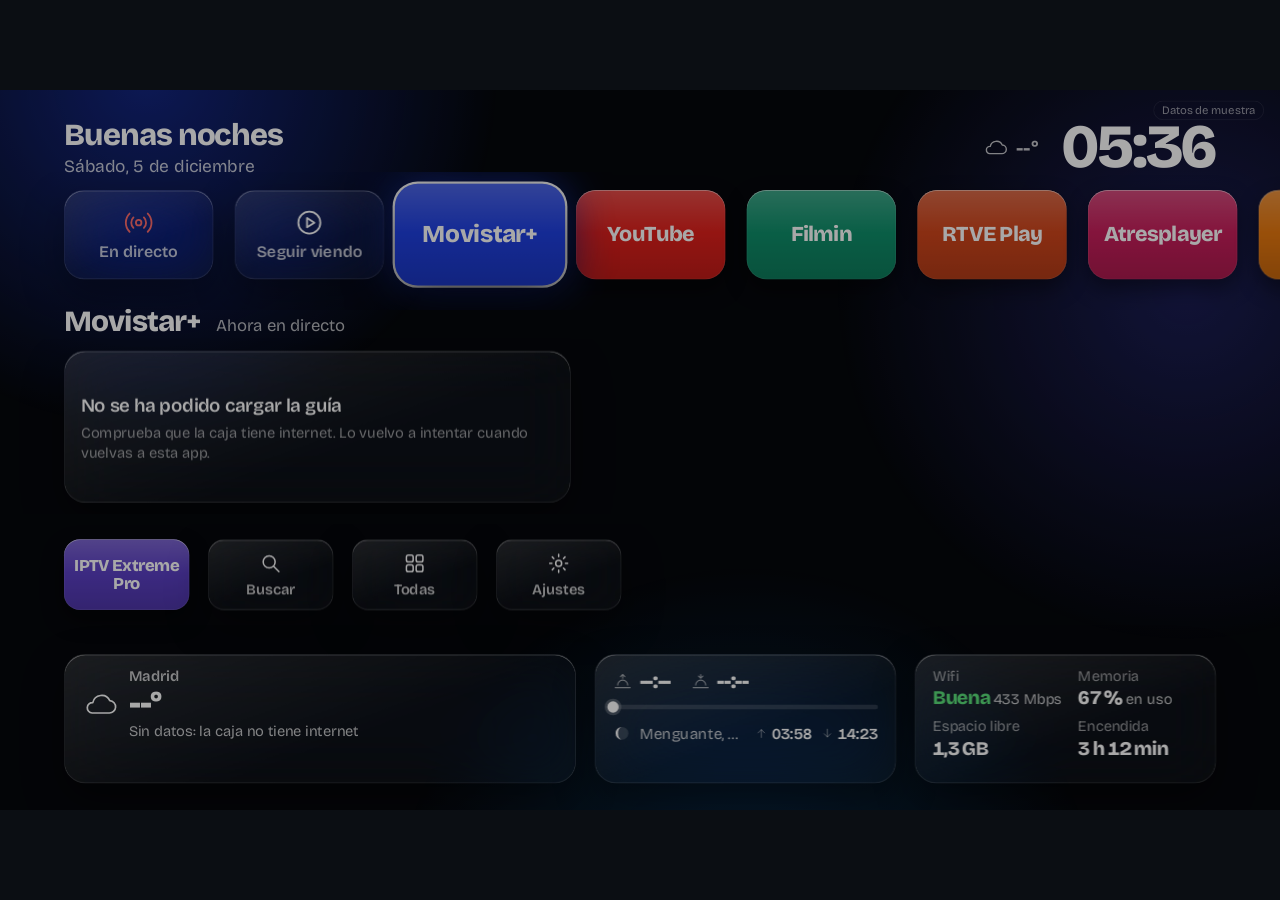
<file: launcher/index.html>
<!doctype html>
<html lang="es">
<head>
<meta charset="utf-8">
<meta name="viewport" content="width=device-width, initial-scale=1, minimum-scale=1, maximum-scale=1, user-scalable=no">
<title>Inicio</title>
<link rel="stylesheet" href="css/home.css">
<link rel="stylesheet" href="css/tema-liquido.css">
</head>
<body>
<svg width="0" height="0" style="position:absolute" aria-hidden="true">
  <defs>
    <symbol id="i-sol" viewBox="0 0 32 32"><circle cx="16" cy="16" r="6"/><path d="M16 3v4M16 25v4M3 16h4M25 16h4M6.8 6.8l2.8 2.8M22.4 22.4l2.8 2.8M6.8 25.2l2.8-2.8M22.4 9.6l2.8-2.8"/></symbol>
    <symbol id="i-luna" viewBox="0 0 32 32"><path d="M21.5 22.5A9.5 9.5 0 0 1 13 7.2a9.5 9.5 0 1 0 12.3 12.6 9.4 9.4 0 0 1-3.8 2.7Z"/></symbol>
    <symbol id="i-sol-nube" viewBox="0 0 32 32"><path d="M12 5v2.5M5 12h2.5M7 7l1.8 1.8M17 7l-1.8 1.8"/><path d="M8.6 15.4A4.5 4.5 0 1 1 16.4 10"/><path d="M11 26h13a5 5 0 0 0 .6-10 7 7 0 0 0-13.2 1.6A4.2 4.2 0 0 0 11 26Z"/></symbol>
    <symbol id="i-luna-nube" viewBox="0 0 32 32"><path d="M15.5 9.4A5.5 5.5 0 0 1 9 4.5a6 6 0 0 0 .4 11.2"/><path d="M11 26h13a5 5 0 0 0 .6-10 7 7 0 0 0-13.2 1.6A4.2 4.2 0 0 0 11 26Z"/></symbol>
    <symbol id="i-nube" viewBox="0 0 32 32"><path d="M9 24h15a5.5 5.5 0 0 0 .7-11 8 8 0 0 0-15.1 1.8A4.6 4.6 0 0 0 9 24Z"/></symbol>
    <symbol id="i-niebla" viewBox="0 0 32 32"><path d="M9 17h15a5 5 0 0 0 .6-10 7.5 7.5 0 0 0-14.2 1.6A4.2 4.2 0 0 0 9 17Z"/><path d="M5 22h18M9 27h18"/></symbol>
    <symbol id="i-llovizna" viewBox="0 0 32 32"><path d="M9 19h15a5 5 0 0 0 .6-10 7.5 7.5 0 0 0-14.2 1.6A4.2 4.2 0 0 0 9 19Z"/><path d="M11 23v1.5M16 25v1.5M21 23v1.5"/></symbol>
    <symbol id="i-lluvia" viewBox="0 0 32 32"><path d="M9 18h15a5 5 0 0 0 .6-10 7.5 7.5 0 0 0-14.2 1.6A4.2 4.2 0 0 0 9 18Z"/><path d="M11 22l-1.5 4M16.5 22 15 26M22 22l-1.5 4"/></symbol>
    <symbol id="i-nieve" viewBox="0 0 32 32"><path d="M9 18h15a5 5 0 0 0 .6-10 7.5 7.5 0 0 0-14.2 1.6A4.2 4.2 0 0 0 9 18Z"/><path d="M11 22.5h.01M16 25.5h.01M21 22.5h.01M13.5 28h.01M18.5 28h.01" stroke-width="3"/></symbol>
    <symbol id="i-tormenta" viewBox="0 0 32 32"><path d="M9 18h15a5 5 0 0 0 .6-10 7.5 7.5 0 0 0-14.2 1.6A4.2 4.2 0 0 0 9 18Z"/><path d="m17 20-3.5 5h4l-2.5 4.5"/></symbol>
    <symbol id="i-amanece" viewBox="0 0 32 32"><path d="M8 22a8 8 0 0 1 16 0M4 26h24M16 5v6M12.5 8.5 16 5l3.5 3.5"/></symbol>
    <symbol id="i-anochece" viewBox="0 0 32 32"><path d="M8 22a8 8 0 0 1 16 0M4 26h24M16 5v6M12.5 7.5 16 11l3.5-3.5"/></symbol>
    <symbol id="i-todas" viewBox="0 0 32 32"><rect x="5" y="5" width="9" height="9" rx="2.5"/><rect x="18" y="5" width="9" height="9" rx="2.5"/><rect x="5" y="18" width="9" height="9" rx="2.5"/><rect x="18" y="18" width="9" height="9" rx="2.5"/></symbol>
    <symbol id="i-ajustes" viewBox="0 0 32 32"><circle cx="16" cy="16" r="4"/><path d="M16 4v3M16 25v3M4 16h3M25 16h3M7.5 7.5l2.1 2.1M22.4 22.4l2.1 2.1M7.5 24.5l2.1-2.1M22.4 9.6l2.1-2.1"/></symbol>
    <symbol id="i-wifi" viewBox="0 0 32 32"><path d="M4 12.5a17 17 0 0 1 24 0M8.5 17a10.5 10.5 0 0 1 15 0M13 21.5a4 4 0 0 1 6 0"/><circle cx="16" cy="25.5" r=".6"/></symbol>
    <symbol id="i-casa" viewBox="0 0 32 32"><path d="M5 15 16 6l11 9M8 13v13h16V13"/></symbol>
    <symbol id="i-play" viewBox="0 0 32 32"><path d="M11 7.5v17l14-8.5-14-8.5Z"/></symbol>
    <symbol id="i-mas" viewBox="0 0 32 32"><path d="M16 7v18M7 16h18"/></symbol>
    <symbol id="i-menos" viewBox="0 0 32 32"><path d="M7 16h18"/></symbol>
    <symbol id="i-mover" viewBox="0 0 32 32"><path d="M10 11 5 16l5 5M22 11l5 5-5 5M5 16h22"/></symbol>
    <symbol id="i-ocultar" viewBox="0 0 32 32"><path d="M4 16s4.5-8 12-8c2.3 0 4.3.7 6 1.8M28 16s-4.5 8-12 8c-2.3 0-4.3-.7-6-1.8M6 26 26 6"/></symbol>
    <symbol id="i-ver" viewBox="0 0 32 32"><path d="M4 16s4.5-8 12-8 12 8 12 8-4.5 8-12 8-12-8-12-8Z"/><circle cx="16" cy="16" r="3.5"/></symbol>
    <symbol id="i-info" viewBox="0 0 32 32"><circle cx="16" cy="16" r="11"/><path d="M16 15v7M16 10.5v.01"/></symbol>
    <symbol id="i-buscar" viewBox="0 0 32 32"><circle cx="14" cy="14" r="8"/><path d="m20 20 7 7"/></symbol>
    <symbol id="i-sitio" viewBox="0 0 32 32"><path d="M16 28s9-8.2 9-15a9 9 0 0 0-18 0c0 6.8 9 15 9 15Z"/><circle cx="16" cy="13" r="3.2"/></symbol>
    <symbol id="i-directo" viewBox="0 0 32 32"><circle cx="16" cy="16" r="3"/><path d="M10.3 10.3a8 8 0 0 0 0 11.4M21.7 10.3a8 8 0 0 1 0 11.4M6.1 6.1a14 14 0 0 0 0 19.8M25.9 6.1a14 14 0 0 1 0 19.8"/></symbol>
    <symbol id="i-campana" viewBox="0 0 32 32"><path d="M8 22V14a8 8 0 0 1 16 0v8l2 3H6l2-3ZM13 28a3 3 0 0 0 6 0"/></symbol>
    <symbol id="i-campana-on" viewBox="0 0 32 32"><path d="M8 22V14a8 8 0 0 1 16 0v8l2 3H6l2-3Z" fill="currentColor"/><path d="M13 28a3 3 0 0 0 6 0"/></symbol>
    <symbol id="i-seguir" viewBox="0 0 32 32"><circle cx="16" cy="16" r="12"/><path d="M13.5 11v10l8-5-8-5Z"/></symbol>
    <symbol id="i-movil" viewBox="0 0 32 32"><rect x="9" y="3" width="14" height="26" rx="3"/><path d="M14 25h4"/></symbol>
    <symbol id="i-reloj" viewBox="0 0 32 32"><circle cx="16" cy="16" r="11"/><path d="M16 10v6l4 3"/></symbol>
    <symbol id="i-sube" viewBox="0 0 32 32"><path d="M16 25V8M9 15l7-7 7 7"/></symbol>
    <symbol id="i-baja" viewBox="0 0 32 32"><path d="M16 7v17M9 17l7 7 7-7"/></symbol>
    <symbol id="i-moviles" viewBox="0 0 32 32"><rect x="5" y="3" width="13" height="24" rx="3"/><path d="M9.5 23h4"/><path d="M21 16l3 3 6-7"/></symbol>
    <symbol id="i-lista" viewBox="0 0 32 32"><path d="M12 9h15M12 16h15M12 23h15"/><circle cx="6.5" cy="9" r="1.4"/><circle cx="6.5" cy="16" r="1.4"/><circle cx="6.5" cy="23" r="1.4"/></symbol>
    <symbol id="i-deslizadores" viewBox="0 0 32 32"><path d="M5 9h10M21 9h6M5 16h4M15 16h12M5 23h14M25 23h2"/><circle cx="18" cy="9" r="3"/><circle cx="12" cy="16" r="3"/><circle cx="22" cy="23" r="3"/></symbol>
    <symbol id="i-instalar" viewBox="0 0 32 32"><path d="M16 4v15M10 13l6 6 6-6M6 21v5h20v-5"/></symbol>
    <symbol id="i-paquete" viewBox="0 0 32 32"><path d="M16 4 27 9.5v13L16 28 5 22.5v-13L16 4Z"/><path d="M5 9.5 16 15l11-5.5M16 15v13"/></symbol>
    <symbol id="i-escoba" viewBox="0 0 32 32"><path d="M20 4 15 15M9 15h12l2 13H7l2-13ZM12 21v7M18 21v7"/></symbol>
    <symbol id="i-apagar" viewBox="0 0 32 32"><path d="M16 5v10M9.6 9.2a10 10 0 1 0 12.8 0"/></symbol>
  </defs>
</svg>

<div class="stage" id="stage">
  <div class="ambiente" id="amb-a" aria-hidden="true"></div>
  <div class="ambiente" id="amb-b" aria-hidden="true"></div>
  <div class="manchas" id="man-a" aria-hidden="true"><span class="mancha m1"></span><span class="mancha m2"></span><span class="mancha m3"></span></div>
  <div class="manchas" id="man-b" aria-hidden="true"><span class="mancha m1"></span><span class="mancha m2"></span><span class="mancha m3"></span></div>

  <header class="cab">
    <div>
      <h1 class="saludo" id="saludo">Hola</h1>
      <p class="fecha" id="fecha"></p>
    </div>
    <div class="cab-der">
      <p class="temporiza" id="temporiza" hidden><svg><use href="#i-reloj"/></svg><span id="temporiza-txt"></span></p>
      <p class="tiempo-mini"><svg><use id="mini-icono" href="#i-nube"/></svg><span id="mini-temp">--°</span></p>
      <time class="hora" id="hora">--:--</time>
    </div>
  </header>

  <nav class="fila-apps" aria-label="Apps con información">
    <ul class="carril" id="dock"></ul>
  </nav>

  <section class="contenido" aria-live="polite">
    <div class="cont-cab">
      <h2 class="cont-titulo" id="cont-titulo">&nbsp;</h2>
      <p class="cont-sub" id="cont-sub">&nbsp;</p>
    </div>
    <div class="cont-ventana">
      <ul class="carril" id="cont"></ul>
    </div>
  </section>

  <nav class="fila-otras" aria-label="Más apps">
    <ul class="carril" id="otras"></ul>
  </nav>

  <section class="widgets" aria-label="Información">
    <article class="cristal w-tiempo">
      <div class="w-cab">
        <svg class="w-icono-grande"><use id="ahora-icono" href="#i-nube"/></svg>
        <div>
          <p class="w-lugar" id="ahora-lugar">&nbsp;</p>
          <p class="w-temp"><span id="ahora-temp">--</span>°</p>
          <p class="w-sub" id="ahora-cielo">Cargando el tiempo…</p>
        </div>
        <ol class="horas" id="horas"></ol>
      </div>
      <p class="w-pie" id="lluvia"></p>
    </article>

    <article class="cristal w-sol">
      <div class="sol">
        <p><svg><use href="#i-amanece"/></svg><span id="sale">--:--</span></p>
        <p><svg><use href="#i-anochece"/></svg><span id="pone">--:--</span></p>
      </div>
      <div class="franja" aria-hidden="true"><span class="franja-luz" id="franja-luz"></span><span class="franja-ahora" id="franja-ahora"></span></div>
      <p class="w-pie"><span id="luz"></span></p>
      <p class="luna"><svg class="luna-disco" viewBox="0 0 32 32" aria-hidden="true"><circle cx="16" cy="16" r="11" class="luna-fondo"/><path id="luna-luz" class="luna-luz" d=""/></svg><span id="luna-texto">—</span><span class="luna-horas" id="luna-horas"></span></p>
    </article>

    <article class="cristal w-caja">
      <dl class="caja">
        <div><dt>Wifi</dt><dd id="c-wifi">—</dd></div>
        <div><dt>Memoria</dt><dd id="c-ram">—</dd></div>
        <div><dt>Espacio libre</dt><dd id="c-disco">—</dd></div>
        <div><dt>Encendida</dt><dd id="c-uptime">—</dd></div>
      </dl>
    </article>
  </section>

  <div class="hoja" id="hoja" hidden>
    <div class="hoja-panel cristal" role="dialog" aria-modal="true" aria-labelledby="hoja-titulo">
      <h2 class="hoja-titulo" id="hoja-titulo"></h2>
      <div class="hoja-ventana"><ul class="hoja-rejilla" id="hoja-rejilla"></ul></div>
      <div class="hoja-pie"><p class="hoja-ayuda" id="hoja-ayuda"></p><p class="hoja-pagina" id="hoja-pagina"></p></div>
    </div>
  </div>

  <div class="menu" id="menu" hidden>
    <div class="menu-panel cristal" role="menu" aria-labelledby="menu-cab">
      <div class="menu-cab" id="menu-cab"></div>
      <ul class="menu-lista" id="menu-lista"></ul>
    </div>
  </div>

  <div class="menu" id="ciudad" hidden>
    <div class="menu-panel cristal ciudad-panel" role="dialog" aria-modal="true" aria-labelledby="ciudad-titulo">
      <h2 class="ciudad-titulo" id="ciudad-titulo">Ciudad</h2>
      <label class="ciudad-buscar" id="ciudad-caja">
        <svg><use href="#i-buscar"/></svg>
        <input id="ciudad-texto" type="text" placeholder="Escribe una ciudad" autocomplete="off" spellcheck="false">
      </label>
      <p class="ciudad-estado" id="ciudad-estado"></p>
      <ul class="menu-lista ciudad-lista" id="ciudad-lista"></ul>
    </div>
  </div>

  <div class="menu" id="busca" hidden>
    <div class="menu-panel cristal ciudad-panel" role="dialog" aria-modal="true" aria-labelledby="busca-titulo">
      <h2 class="ciudad-titulo" id="busca-titulo">Buscar en YouTube</h2>
      <label class="ciudad-buscar" id="busca-caja">
        <svg><use href="#i-buscar"/></svg>
        <input id="busca-texto" type="search" placeholder="Qué quieres ver" autocomplete="off" spellcheck="false">
      </label>
      <p class="ciudad-estado" id="busca-estado"></p>
      <ul class="menu-lista ciudad-lista" id="busca-lista"></ul>
    </div>
  </div>

  <div class="menu" id="palabras" hidden>
    <div class="menu-panel cristal ciudad-panel" role="dialog" aria-modal="true" aria-labelledby="pal-titulo">
      <h2 class="ciudad-titulo" id="pal-titulo">Avisos automáticos</h2>
      <label class="ciudad-buscar" id="pal-caja">
        <svg><use href="#i-mas"/></svg>
        <input id="pal-texto" type="text" placeholder="Equipo, serie o programa" autocomplete="off" spellcheck="false">
      </label>
      <p class="ciudad-estado" id="pal-estado"></p>
      <ul class="menu-lista ciudad-lista" id="pal-lista"></ul>
    </div>
  </div>

  <div class="menu" id="qr" hidden>
    <div class="menu-panel cristal qr-panel" role="dialog" aria-modal="true" aria-labelledby="qr-titulo">
      <div class="qr-codigo" id="qr-codigo"></div>
      <div class="qr-texto">
        <h2 class="ciudad-titulo" id="qr-titulo">Usar el móvil</h2>
        <ol class="qr-pasos">
          <li>Abre la cámara del móvil y apunta a este código.</li>
          <li>Toca el enlace que aparece.</li>
          <li>Listo: el móvil queda como mando de la tele.</li>
        </ol>
        <p class="qr-estado" id="qr-estado"></p>
        <p class="qr-nota" id="qr-nota"></p>
      </div>
    </div>
  </div>

  <div class="menu" id="instalar" hidden>
    <div class="menu-panel cristal inst-panel" role="dialog" aria-modal="true" aria-labelledby="inst-titulo">
      <h2 class="ciudad-titulo" id="inst-titulo">Instalar app</h2>
      <p class="ciudad-estado" id="inst-sub"></p>
      <ul class="menu-lista inst-lista" id="inst-lista"></ul>
      <div class="inst-vacia" id="inst-vacia" hidden>
        <p class="inst-vacia-titulo">No hay ningún archivo .apk en la caja</p>
        <p>Cópialo a un pendrive y enchúfalo a la caja, o descárgalo en la carpeta Descargas. Al volver a abrir esta ventana aparecerá aquí.</p>
        <p>Desde el móvil: abre el mando y toca «Instalar app».</p>
      </div>
      <div class="inst-estado" id="inst-estado" hidden>
        <div class="inst-barra" id="inst-barra"><i></i></div>
        <p class="inst-texto" id="inst-texto"></p>
        <p class="inst-abrir" id="inst-abrir" hidden><svg><use href="#i-play"/></svg><span>Abrir</span></p>
      </div>
    </div>
  </div>

  <div class="lanza" id="lanza" hidden aria-hidden="true"></div>

  <p class="aviso cristal" id="aviso" role="status" aria-live="polite"></p>

  <p class="muestra" id="muestra" hidden>Datos de muestra</p>
</div>

<script src="js/puente.js"></script>
<script src="js/qrcode.js"></script>
<script src="js/luna.js"></script>
<script src="js/home.js"></script>
</body>
</html>
</file>
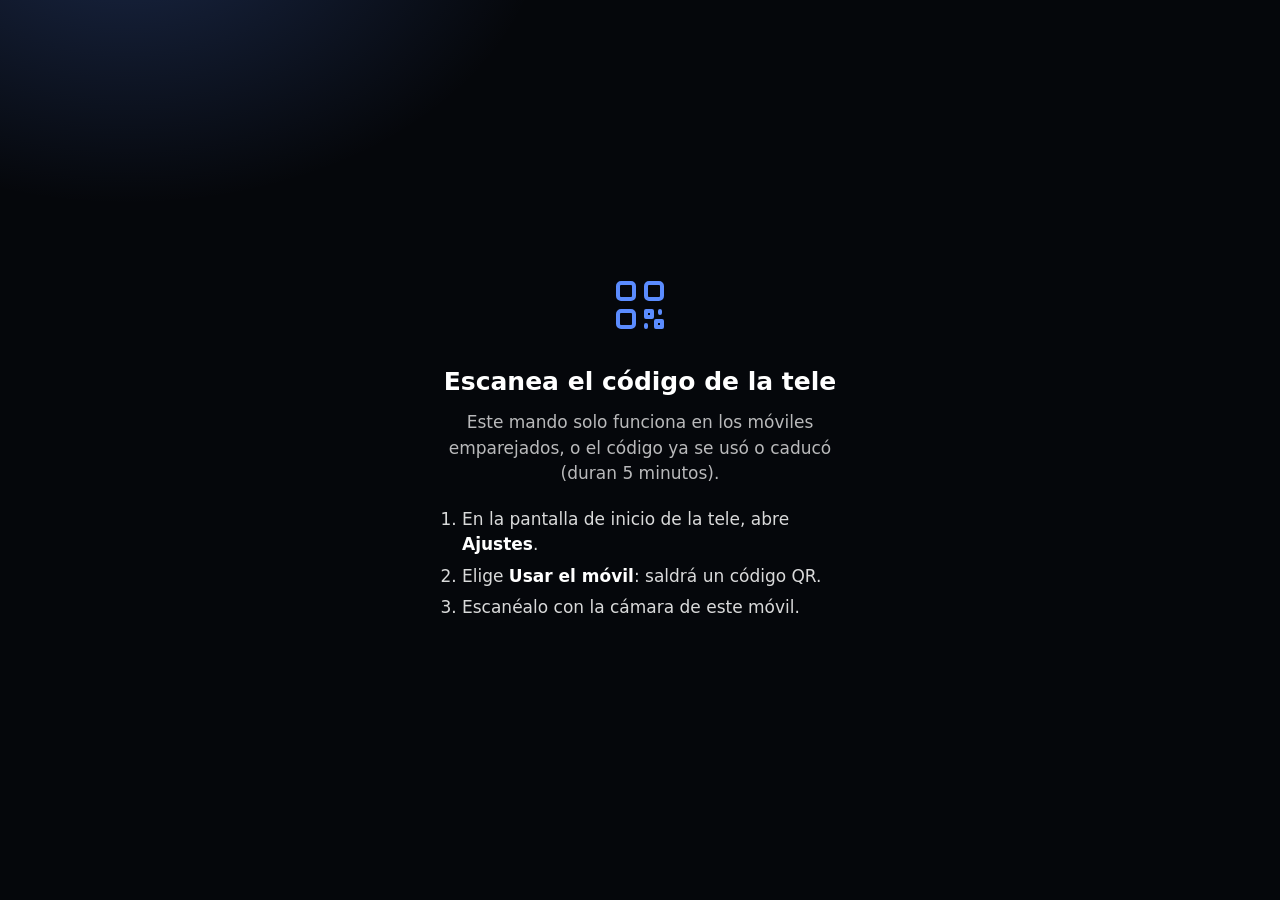
<file: launcher/mando-sin.html>
<!doctype html>
<html lang="es">
<head>
<meta charset="utf-8">
<meta name="viewport" content="width=device-width, initial-scale=1">
<meta name="robots" content="noindex, nofollow">
<meta name="theme-color" content="#05070B">
<title>Mando</title>
<style>
  * { box-sizing: border-box; margin: 0; }
  body {
    min-height: 100dvh; display: grid; place-items: center; padding: 24px 16px;
    background: radial-gradient(600px 420px at 10% -10%, rgba(91, 140, 255, .25), transparent 70%), #05070B;
    color: #fff; font: 17px/1.5 system-ui, -apple-system, 'Segoe UI', Roboto, sans-serif;
  }
  .caja { max-width: 400px; text-align: center; }
  svg { width: 64px; height: 64px; color: #5B8CFF; margin-bottom: 18px; }
  h1 { font-size: 25px; margin-bottom: 10px; }
  p { color: rgba(255, 255, 255, .72); }
  ol { text-align: left; margin: 20px auto 0; padding-left: 22px; color: rgba(255, 255, 255, .85); }
  li { margin: 6px 0; }
  b { color: #fff; }
</style>
</head>
<body>
<main class="caja">
  <svg viewBox="0 0 32 32" fill="none" stroke="currentColor" stroke-width="2" stroke-linecap="round" stroke-linejoin="round" aria-hidden="true"><rect x="5" y="5" width="8" height="8" rx="1.5"/><rect x="19" y="5" width="8" height="8" rx="1.5"/><rect x="5" y="19" width="8" height="8" rx="1.5"/><path d="M19 19h3v3h-3zM24 24h3v3h-3zM19 26v1M26 19v1"/></svg>
  <h1>Escanea el código de la tele</h1>
  <p>Este mando solo funciona en los móviles emparejados, o el código ya se usó o caducó (duran 5 minutos).</p>
  <ol>
    <li>En la pantalla de inicio de la tele, abre <b>Ajustes</b>.</li>
    <li>Elige <b>Usar el móvil</b>: saldrá un código QR.</li>
    <li>Escanéalo con la cámara de este móvil.</li>
  </ol>
</main>
</body>
</html>
</file>
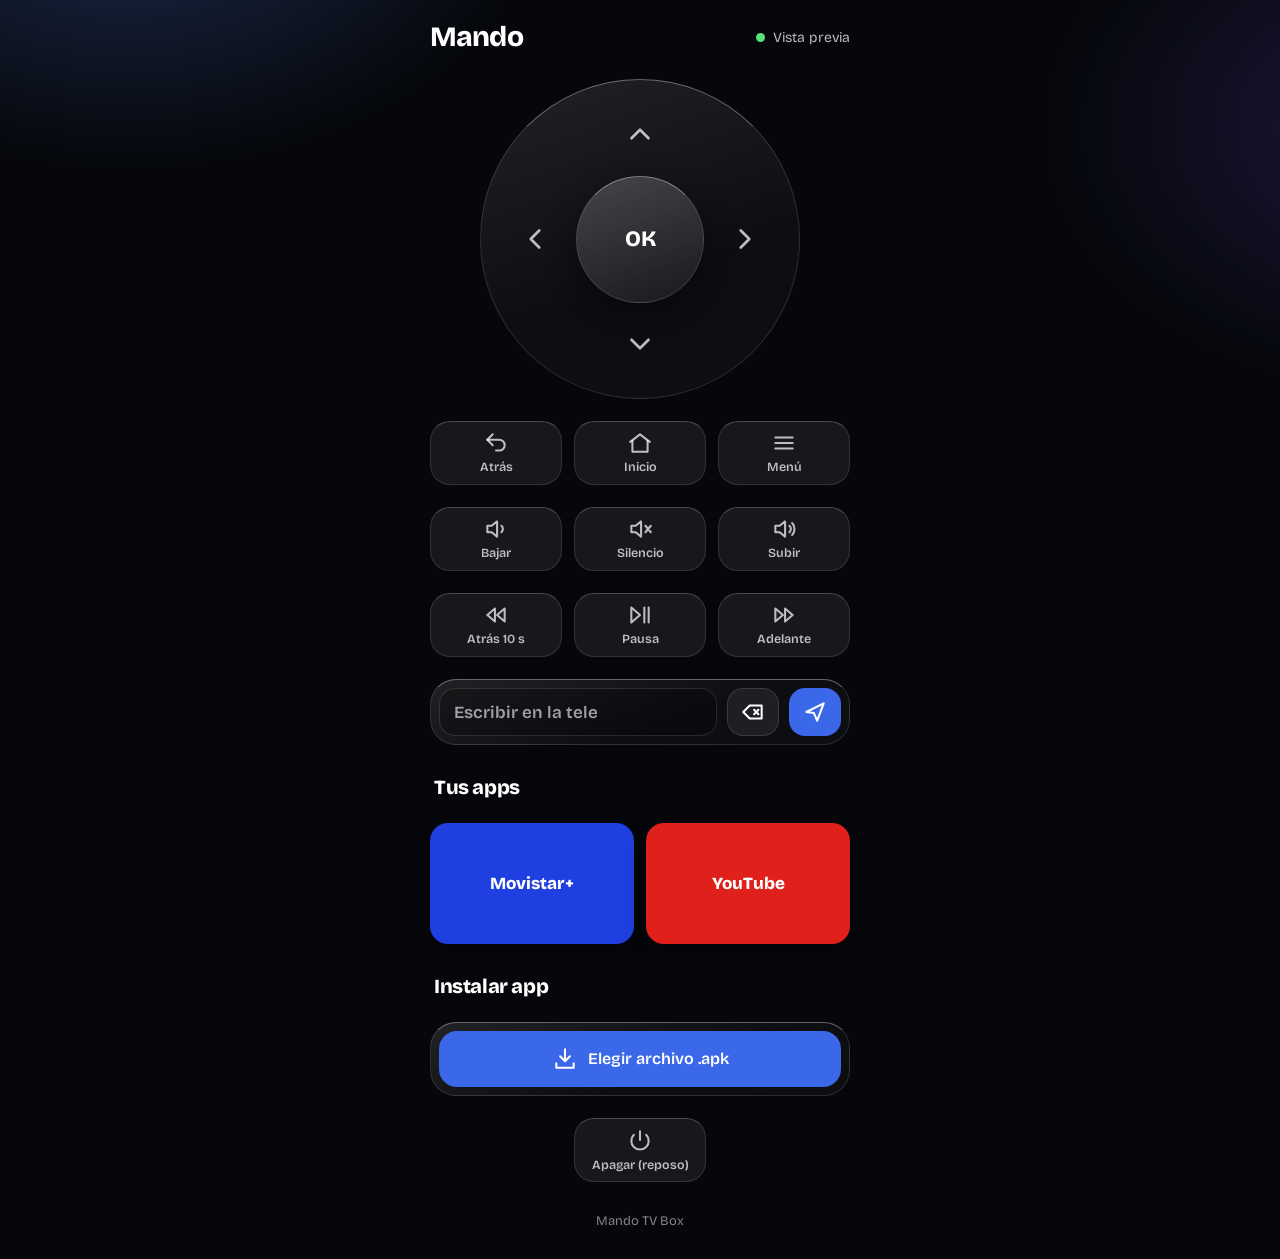
<file: launcher/mando.html>
<!doctype html>
<html lang="es">
<head>
<meta charset="utf-8">
<meta name="viewport" content="width=device-width, initial-scale=1, viewport-fit=cover">
<meta name="robots" content="noindex, nofollow">
<meta name="theme-color" content="#05070B">
<meta name="apple-mobile-web-app-capable" content="yes">
<title>Mando</title>
<style>
  @font-face { font-family: 'Bricolage Grotesque'; font-weight: 400; src: url('fonts/bricolage-grotesque-400.woff2') format('woff2'); }
  @font-face { font-family: 'Bricolage Grotesque'; font-weight: 600; src: url('fonts/bricolage-grotesque-600.woff2') format('woff2'); }
  @font-face { font-family: 'Bricolage Grotesque'; font-weight: 800; src: url('fonts/bricolage-grotesque-800.woff2') format('woff2'); }
  :root {
    --fondo: #05070B; --texto: #fff; --texto-2: rgba(255, 255, 255, .72); --texto-3: rgba(255, 255, 255, .5);
    --cristal: rgba(255, 255, 255, .07); --borde: rgba(255, 255, 255, .12); --brillo: rgba(255, 255, 255, .35);
    --acento: #5B8CFF; --acento-fondo: #3A68E8; --verde: #5BE07A; --ambar: #FFC94D; --rojo: #FF6B6B;
  }
  * { box-sizing: border-box; margin: 0; padding: 0; -webkit-tap-highlight-color: transparent; }
  html { background: var(--fondo); }
  body {
    min-height: 100dvh; color: var(--texto); background:
      radial-gradient(600px 420px at 10% -10%, rgba(91, 140, 255, .28), transparent 70%),
      radial-gradient(520px 380px at 110% 10%, rgba(123, 92, 255, .2), transparent 70%), var(--fondo);
    font: 16px/1.4 'Bricolage Grotesque', system-ui, sans-serif;
    padding: max(18px, env(safe-area-inset-top)) 16px max(28px, env(safe-area-inset-bottom));
    user-select: none; -webkit-user-select: none; touch-action: manipulation;
  }
  svg { width: 26px; height: 26px; fill: none; stroke: currentColor; stroke-width: 1.9; stroke-linecap: round; stroke-linejoin: round; }
  button { font: inherit; color: inherit; border: 0; background: none; cursor: pointer; }
  .cab { display: flex; align-items: center; justify-content: space-between; max-width: 420px; margin: 0 auto 22px; }
  .cab h1 { font-size: 28px; font-weight: 800; letter-spacing: -.03em; }
  .estado { display: flex; align-items: center; gap: 8px; font-size: 14px; color: var(--texto-2); }
  .estado i { width: 9px; height: 9px; border-radius: 50%; background: var(--texto-3); }
  .estado.ok i { background: var(--verde); }
  .estado.espera i { background: var(--ambar); }
  .estado.mal i { background: var(--rojo); }
  main { max-width: 420px; margin: 0 auto; display: flex; flex-direction: column; gap: 22px; }
  .cristal { background: linear-gradient(160deg, rgba(255, 255, 255, .11), rgba(255, 255, 255, .03) 60%); border: 1px solid var(--borde); border-top-color: var(--brillo); border-radius: 26px; }
  .aviso { padding: 14px 16px; font-size: 15px; color: var(--texto-2); }
  .aviso b { color: var(--texto); }
  .aviso[hidden] { display: none; }

  /* Cruceta */
  .cruz { position: relative; width: min(84vw, 320px); aspect-ratio: 1; margin: 0 auto; border-radius: 50%; }
  .cruz button { position: absolute; display: grid; place-items: center; color: var(--texto-2); transition: color .12s, background-color .12s; }
  .cruz .flecha { width: 34%; height: 34%; border-radius: 50%; }
  .cruz .flecha svg { width: 34px; height: 34px; }
  .cruz [data-k="arriba"] { top: 0; left: 33%; }
  .cruz [data-k="abajo"] { bottom: 0; left: 33%; }
  .cruz [data-k="izquierda"] { left: 0; top: 33%; }
  .cruz [data-k="derecha"] { right: 0; top: 33%; }
  .cruz .ok {
    inset: 30%; border-radius: 50%; font-size: 22px; font-weight: 800; color: var(--texto);
    background: linear-gradient(160deg, rgba(255, 255, 255, .2), rgba(255, 255, 255, .06)); border: 1px solid var(--borde); border-top-color: var(--brillo);
    box-shadow: 0 10px 30px rgba(0, 0, 0, .45);
  }
  .cruz button.pulsa { color: #fff; background-color: rgba(91, 140, 255, .28); }
  .cruz .ok.pulsa { background: var(--acento-fondo); }

  .fila { display: grid; grid-template-columns: repeat(3, 1fr); gap: 12px; }
  .boton {
    height: 64px; border-radius: 20px; display: flex; flex-direction: column; align-items: center; justify-content: center; gap: 2px;
    font-size: 12.5px; font-weight: 600; color: var(--texto-2);
    background: var(--cristal); border: 1px solid var(--borde); border-top-color: rgba(255, 255, 255, .22);
    transition: transform .1s, background-color .12s;
  }
  .boton.pulsa { transform: scale(.95); background-color: rgba(91, 140, 255, .3); color: #fff; }

  .escribir { display: flex; gap: 10px; padding: 8px; }
  .escribir input {
    flex: 1; min-width: 0; height: 48px; padding: 0 14px; border-radius: 16px; border: 1px solid var(--borde);
    background: rgba(0, 0, 0, .25); color: #fff; font: 600 17px 'Bricolage Grotesque', system-ui, sans-serif; outline: 0;
  }
  .escribir input:focus { border-color: var(--acento); }
  .escribir input::placeholder { color: rgba(255, 255, 255, .6); }
  .escribir button { width: 52px; height: 48px; border-radius: 16px; display: grid; place-items: center; background: var(--acento-fondo); color: #fff; }
  .escribir button.borrar { background: var(--cristal); border: 1px solid var(--borde); }

  h2 { font-size: 20px; font-weight: 800; letter-spacing: -.02em; margin: 6px 4px 0; }
  .apps { list-style: none; display: grid; grid-template-columns: repeat(2, 1fr); gap: 12px; }
  .apps button { width: 100%; aspect-ratio: 16 / 9.5; border-radius: 18px; overflow: hidden; display: grid; place-items: center; background: var(--c, #2B3340); box-shadow: 0 8px 20px rgba(0, 0, 0, .35); transition: transform .1s; }
  .apps button.pulsa { transform: scale(.96); }
  .apps img { width: 100%; height: 100%; object-fit: cover; display: block; }
  .apps span { font-size: 17px; font-weight: 800; padding: 0 10px; text-align: center; }
  /* Instalar app: elegir el .apk, barra de envío y resultado */
  .instalar { padding: 8px; display: flex; flex-direction: column; gap: 8px; }
  .elegir { position: relative; height: 56px; border-radius: 18px; display: flex; align-items: center; justify-content: center; gap: 10px; font-weight: 600; background: var(--acento-fondo); color: #fff; cursor: pointer; }
  .elegir input { position: absolute; inset: 0; opacity: 0; cursor: pointer; }
  .elegir.parado { background: var(--cristal); color: var(--texto-3); pointer-events: none; }
  .inst { padding: 6px 8px 8px; display: flex; flex-direction: column; gap: 10px; }
  .inst[hidden], .inst button[hidden] { display: none; }
  .inst-archivo { display: flex; gap: 10px; align-items: baseline; font-size: 15px; }
  .inst-archivo b { flex: 1; min-width: 0; font-weight: 600; white-space: nowrap; overflow: hidden; text-overflow: ellipsis; }
  .inst-archivo span { color: var(--texto-3); white-space: nowrap; }
  .barra { height: 6px; border-radius: 99px; background: rgba(255, 255, 255, .1); overflow: hidden; }
  .barra i { display: block; height: 100%; border-radius: inherit; background: var(--acento); transform-origin: left; transform: scaleX(var(--pct, 0)); transition: transform .3s; }
  .barra.sin-pct i { width: 30%; transform: none; animation: va 1.2s ease-in-out infinite alternate; }
  @keyframes va { from { transform: translateX(0); } to { transform: translateX(233%); } }
  .inst.hecha .barra, .inst.error .barra { display: none; }
  .inst-estado { font-size: 15px; color: var(--texto-2); }
  .inst.hecha .inst-estado { color: var(--verde); font-weight: 600; }
  .inst.error .inst-estado { color: var(--rojo); }
  .boton-ancho { height: 48px; border-radius: 16px; font-weight: 600; background: var(--cristal); border: 1px solid var(--borde); }
  .boton-ancho.pulsa { background: rgba(91, 140, 255, .3); }

  .pie { text-align: center; font-size: 13px; color: var(--texto-3); margin-top: 8px; }
  .toast { position: fixed; left: 50%; bottom: max(22px, env(safe-area-inset-bottom)); transform: translate(-50%, 20px); opacity: 0; padding: 12px 18px; border-radius: 999px; background: #1B2029; border: 1px solid var(--borde); font-size: 15px; transition: opacity .2s, transform .25s; pointer-events: none; white-space: nowrap; }
  .toast.ver { opacity: 1; transform: translate(-50%, 0); }
</style>
</head>
<body>
<svg width="0" height="0" style="position:absolute" aria-hidden="true">
  <defs>
    <symbol id="i-arriba" viewBox="0 0 24 24"><path d="M6 15l6-6 6 6"/></symbol>
    <symbol id="i-abajo" viewBox="0 0 24 24"><path d="M6 9l6 6 6-6"/></symbol>
    <symbol id="i-izq" viewBox="0 0 24 24"><path d="M15 6l-6 6 6 6"/></symbol>
    <symbol id="i-der" viewBox="0 0 24 24"><path d="M9 6l6 6-6 6"/></symbol>
    <symbol id="i-atras" viewBox="0 0 24 24"><path d="M9 14L4 9l5-5"/><path d="M4 9h11a5 5 0 0 1 0 10h-3"/></symbol>
    <symbol id="i-casa" viewBox="0 0 24 24"><path d="M3 11l9-7 9 7"/><path d="M5 10v10h14V10"/></symbol>
    <symbol id="i-menu" viewBox="0 0 24 24"><path d="M4 7h16M4 12h16M4 17h16"/></symbol>
    <symbol id="i-volmas" viewBox="0 0 24 24"><path d="M4 9v6h4l5 4V5L8 9z"/><path d="M17 9a4 4 0 0 1 0 6M19.5 6.5a8 8 0 0 1 0 11"/></symbol>
    <symbol id="i-volmenos" viewBox="0 0 24 24"><path d="M4 9v6h4l5 4V5L8 9z"/><path d="M17 9a4 4 0 0 1 0 6"/></symbol>
    <symbol id="i-silencio" viewBox="0 0 24 24"><path d="M4 9v6h4l5 4V5L8 9z"/><path d="M17 9l5 6M22 9l-5 6"/></symbol>
    <symbol id="i-retro" viewBox="0 0 24 24"><path d="M11 6l-7 6 7 6zM20 6l-7 6 7 6z"/></symbol>
    <symbol id="i-play" viewBox="0 0 24 24"><path d="M4 5l8 7-8 7z"/><path d="M16 5v14M20 5v14"/></symbol>
    <symbol id="i-avanza" viewBox="0 0 24 24"><path d="M13 6l7 6-7 6zM4 6l7 6-7 6z"/></symbol>
    <symbol id="i-enviar" viewBox="0 0 24 24"><path d="M4 12l16-8-6 16-3-7z"/></symbol>
    <symbol id="i-borrar" viewBox="0 0 24 24"><path d="M9 6h11v12H9l-6-6z"/><path d="M13 10l4 4M17 10l-4 4"/></symbol>
    <symbol id="i-instalar" viewBox="0 0 24 24"><path d="M12 3v11M7.5 9.5 12 14l4.5-4.5M4 16v4h16v-4"/></symbol>
    <symbol id="i-apagar" viewBox="0 0 24 24"><path d="M12 3v8"/><path d="M6.3 6.3a8 8 0 1 0 11.4 0"/></symbol>
  </defs>
</svg>

<header class="cab">
  <h1>Mando</h1>
  <p class="estado" id="estado"><i></i><span>Conectando…</span></p>
</header>

<main>
  <p class="aviso cristal" id="permiso" hidden>Mira la tele: pregunta <b>«¿Permitir depuración?»</b>. Marca <b>Permitir siempre</b> y acepta. Solo hace falta una vez.</p>

  <div class="cruz cristal" aria-label="Cruceta">
    <button class="flecha" data-k="arriba" aria-label="Arriba"><svg><use href="#i-arriba"/></svg></button>
    <button class="flecha" data-k="izquierda" aria-label="Izquierda"><svg><use href="#i-izq"/></svg></button>
    <button class="ok" data-k="ok">OK</button>
    <button class="flecha" data-k="derecha" aria-label="Derecha"><svg><use href="#i-der"/></svg></button>
    <button class="flecha" data-k="abajo" aria-label="Abajo"><svg><use href="#i-abajo"/></svg></button>
  </div>

  <div class="fila">
    <button class="boton" data-k="atras"><svg><use href="#i-atras"/></svg>Atrás</button>
    <button class="boton" data-k="inicio"><svg><use href="#i-casa"/></svg>Inicio</button>
    <button class="boton" data-k="menu"><svg><use href="#i-menu"/></svg>Menú</button>
  </div>
  <div class="fila">
    <button class="boton" data-k="volmenos" data-repite><svg><use href="#i-volmenos"/></svg>Bajar</button>
    <button class="boton" data-k="silencio"><svg><use href="#i-silencio"/></svg>Silencio</button>
    <button class="boton" data-k="volmas" data-repite><svg><use href="#i-volmas"/></svg>Subir</button>
  </div>
  <div class="fila">
    <button class="boton" data-k="retroceder"><svg><use href="#i-retro"/></svg>Atrás 10 s</button>
    <button class="boton" data-k="playpausa"><svg><use href="#i-play"/></svg>Pausa</button>
    <button class="boton" data-k="avanzar"><svg><use href="#i-avanza"/></svg>Adelante</button>
  </div>

  <form class="escribir cristal" id="escribir" autocomplete="off">
    <input id="texto" type="text" placeholder="Escribir en la tele" enterkeyhint="send" autocapitalize="off" spellcheck="false">
    <button type="button" class="borrar" data-k="borrar" aria-label="Borrar letra"><svg><use href="#i-borrar"/></svg></button>
    <button type="submit" aria-label="Enviar a la tele"><svg><use href="#i-enviar"/></svg></button>
  </form>

  <h2>Tus apps</h2>
  <ul class="apps" id="apps"></ul>

  <h2>Instalar app</h2>
  <div class="instalar cristal">
    <label class="elegir" id="elegir">
      <input type="file" id="apk" accept=".apk,application/vnd.android.package-archive">
      <svg><use href="#i-instalar"/></svg><span>Elegir archivo .apk</span>
    </label>
    <div class="inst" id="inst" hidden>
      <p class="inst-archivo"><b id="inst-nombre"></b><span id="inst-tam"></span></p>
      <div class="barra" id="inst-barra"><i></i></div>
      <p class="inst-estado" id="inst-estado" role="status"></p>
      <button class="boton-ancho" id="inst-abrir" type="button" hidden>Abrir en la tele</button>
    </div>
  </div>

  <div class="fila">
    <span></span>
    <button class="boton" data-k="encender"><svg><use href="#i-apagar"/></svg>Apagar (reposo)</button>
    <span></span>
  </div>
  <p class="pie">Mando TV Box</p>
</main>

<p class="toast" id="toast" role="status"></p>

<script>
(function () {
  'use strict';
  var $ = function (id) { return document.getElementById(id); };
  // En el PC (vista previa sin la caja) no hay servidor: las órdenes solo se apuntan en la consola.
  var enCaja = location.port === '8765';
  var esc = function (s) { return String(s).replace(/[&<>"']/g, function (c) { return { '&': '&amp;', '<': '&lt;', '>': '&gt;', '"': '&quot;', "'": '&#39;' }[c]; }); };

  function toast(t) {
    var el = $('toast');
    el.textContent = t;
    el.classList.add('ver');
    clearTimeout(toast.t);
    toast.t = setTimeout(function () { el.classList.remove('ver'); }, 2200);
  }

  function manda(ruta, datos) {
    if (!enCaja) { console.log('[muestra]', ruta, JSON.stringify(datos)); return Promise.resolve({}); }
    return fetch(ruta, { method: 'POST', headers: { 'Content-Type': 'application/json', 'X-Mando': '1' }, body: JSON.stringify(datos), credentials: 'same-origin' })
      .then(function (r) { return r.json().then(function (d) { if (!r.ok) throw new Error(d.error || 'Error'); return d; }); })
      .catch(function (e) { toast(e.message === 'Failed to fetch' ? 'No llego a la tele. ¿Está encendida?' : e.message); throw e; });
  }
  var tecla = function (k) { if (navigator.vibrate) navigator.vibrate(12); return manda('/api/tecla', { k: k }).catch(function () {}); };

  // Botones con data-k: al tocar (no al soltar, más rápido). Flechas y volumen repiten si se mantienen.
  document.querySelectorAll('[data-k]').forEach(function (b) {
    var repetir = 0, espera = 0;
    var repite = b.classList.contains('flecha') || b.hasAttribute('data-repite');
    var suelta = function () { clearTimeout(espera); clearInterval(repetir); b.classList.remove('pulsa'); };
    b.addEventListener('pointerdown', function (e) {
      e.preventDefault();
      b.classList.add('pulsa');
      tecla(b.dataset.k);
      if (repite) espera = setTimeout(function () { repetir = setInterval(function () { tecla(b.dataset.k); }, 180); }, 450);
    });
    ['pointerup', 'pointerleave', 'pointercancel'].forEach(function (ev) { b.addEventListener(ev, suelta); });
  });

  $('escribir').addEventListener('submit', function (e) {
    e.preventDefault();
    var t = $('texto').value.trim();
    if (!t) return;
    manda('/api/texto', { t: t }).then(function () { $('texto').value = ''; toast('Escrito en la tele'); }).catch(function () {});
  });

  // Apps: primero las de la pantalla de inicio, en su orden; luego el resto por nombre.
  function cargaApps() {
    var pide = enCaja ? fetch('/api/apps', { credentials: 'same-origin' }).then(function (r) { return r.json(); })
      : Promise.resolve({ apps: [{ pkg: 'demo.yt', nombre: 'YouTube', color: '#E0201B' }, { pkg: 'demo.m', nombre: 'Movistar+', color: '#1F3FE0' }], favoritas: [] });
    pide.then(function (d) {
      var favs = d.favoritas || [], apps = d.apps || [];
      apps.sort(function (a, b) {
        var ia = favs.indexOf(a.pkg), ib = favs.indexOf(b.pkg);
        if (ia >= 0 || ib >= 0) return (ia < 0 ? 999 : ia) - (ib < 0 ? 999 : ib);
        return a.nombre.localeCompare(b.nombre, 'es');
      });
      $('apps').innerHTML = apps.map(function (a) {
        return '<li><button data-pkg="' + esc(a.pkg) + '" style="--c:' + esc(a.color || '#2B3340') + '" aria-label="Abrir ' + esc(a.nombre) + '">' +
          (a.banner ? '<img src="' + esc(a.banner) + '" alt="">' : '<span>' + esc(a.nombre) + '</span>') + '</button></li>';
      }).join('');
    }).catch(function () {});
  }
  $('apps').addEventListener('click', function (e) {
    var b = e.target.closest('[data-pkg]');
    if (!b) return;
    if (navigator.vibrate) navigator.vibrate(12);
    manda('/api/abrir', { pkg: b.dataset.pkg }).then(function () { toast('Abriendo en la tele'); }).catch(function () {});
  });

  // Instalar app: el .apk va tal cual en el cuerpo (la caja lo escribe a disco) y luego se sigue cómo va.
  var MAX_APK = 300 * 1024 * 1024, instT = 0, instPkg = null;
  var megas = function (b) { return b >= 1048576 ? Math.round(b / 1048576) + ' MB' : Math.max(1, Math.round(b / 1024)) + ' KB'; };
  function pintaInst(fase, texto, pct) {
    var caja = $('inst');
    caja.hidden = false;
    caja.className = 'inst ' + fase;
    $('inst-barra').classList.toggle('sin-pct', fase === 'instalando');
    $('inst-barra').style.setProperty('--pct', (pct || 0) / 100);
    $('inst-estado').textContent = texto;
    $('inst-abrir').hidden = fase !== 'hecha' || !instPkg;
    var ocupado = fase === 'enviando' || fase === 'instalando';
    $('elegir').classList.toggle('parado', ocupado);
    $('elegir').querySelector('span').textContent = fase === 'enviando' ? 'Enviando…' : fase === 'instalando' ? 'Instalando…' : 'Elegir archivo .apk';
  }
  function sigueInst() {
    clearTimeout(instT);
    var pide = enCaja ? fetch('/api/instalacion', { credentials: 'same-origin' }).then(function (r) { return r.json(); })
      : Promise.resolve(Date.now() - sigueInst.ini > 3000 ? { fase: 'hecha', nombre: sigueInst.nombre, pkg: 'demo.yt', abrible: true } : { fase: 'instalando', nombre: sigueInst.nombre });
    pide.then(function (e) {
      if (e.fase === 'hecha') { instPkg = e.abrible ? e.pkg : null; pintaInst('hecha', '✓ ' + e.nombre + ' instalada en la tele'); cargaApps(); return; }
      if (e.fase === 'error') { pintaInst('error', 'No se ha instalado. ' + (e.error || '')); return; }
      pintaInst('instalando', 'Instalando ' + (e.nombre || '') + ' en la tele…');
      instT = setTimeout(sigueInst, 1000);
    }).catch(function () { instT = setTimeout(sigueInst, 2000); });
  }
  $('apk').addEventListener('change', function () {
    var f = this.files && this.files[0];
    this.value = ''; // poder elegir el mismo archivo otra vez
    if (!f) return;
    $('inst-nombre').textContent = f.name;
    $('inst-tam').textContent = megas(f.size);
    instPkg = null;
    if (!/\.apk$/i.test(f.name)) { pintaInst('error', 'Eso no es un archivo .apk.'); return; }
    if (f.size > MAX_APK) { pintaInst('error', 'El archivo pasa de 300 MB.'); return; }
    pintaInst('enviando', 'Enviando a la tele · 0 %', 0);
    if (!enCaja) { sigueInst.nombre = f.name.replace(/[-_ ]?[\d.]*\.apk$/i, ''); sigueInst.ini = Date.now() + 1500; setTimeout(function () { pintaInst('enviando', 'Enviando a la tele · 100 %', 100); sigueInst(); }, 1500); return; }
    // Si ya hay una en marcha, se dice antes de mandar megas que la caja no va a leer.
    fetch('/api/instalacion', { credentials: 'same-origin' }).then(function (r) { return r.json(); }).then(function (e) {
      if (e.fase === 'recibiendo' || e.fase === 'instalando') pintaInst('error', 'La tele ya está instalando ' + (e.nombre || 'otra app') + '. Espera a que acabe.');
      else envia(f);
    }).catch(function () { pintaInst('error', 'No llego a la tele. ¿Está encendida?'); });
  });
  function envia(f) {
    var x = new XMLHttpRequest();
    x.open('POST', '/api/instalar');
    x.setRequestHeader('X-Mando', '1');
    x.setRequestHeader('X-Nombre', encodeURIComponent(f.name));
    x.setRequestHeader('Content-Type', 'application/vnd.android.package-archive');
    x.upload.onprogress = function (e) {
      if (!e.lengthComputable) return;
      var pct = Math.round(e.loaded * 100 / e.total);
      pintaInst('enviando', 'Enviando a la tele · ' + pct + ' %', pct);
    };
    x.onload = function () {
      var d = {};
      try { d = JSON.parse(x.responseText); } catch (err) { /* respuesta vacía */ }
      if (x.status === 200) sigueInst();
      else pintaInst('error', d.error || 'La tele no ha aceptado el archivo.');
    };
    x.onerror = function () { pintaInst('error', 'Se ha cortado el envío. ¿Sigue encendida la tele?'); };
    x.send(f);
  }
  $('inst-abrir').addEventListener('click', function () {
    if (!instPkg) return;
    manda('/api/abrir', { pkg: instPkg }).then(function () { toast('Abriendo en la tele'); }).catch(function () {});
  });

  // Estado: si la caja aún no tiene permiso de depuración, explica qué aceptar en la tele.
  function estado() {
    if (!enCaja) { pinta('ok', 'Vista previa'); return; }
    fetch('/api/estado', { credentials: 'same-origin' }).then(function (r) { return r.json(); }).then(function (d) {
      var a = d.adb || '';
      if (a === 'conectado') pinta('ok', 'Conectado');
      else if (a === 'esperando permiso') pinta('espera', 'Acepta en la tele');
      else pinta('espera', 'Preparando…');
      $('permiso').hidden = a !== 'esperando permiso';
    }).catch(function () { pinta('mal', 'Sin conexión'); });
  }
  function pinta(cls, txt) {
    var el = $('estado');
    el.className = 'estado ' + cls;
    el.querySelector('span').textContent = txt;
  }

  if (/[?&]nuevo=1/.test(location.search)) {
    toast('Listo: este móvil ya es el mando');
    history.replaceState(null, '', '/');
  }
  cargaApps();
  estado();
  setInterval(function () { if (!document.hidden) estado(); }, 4000);
})();
</script>
</body>
</html>
</file>
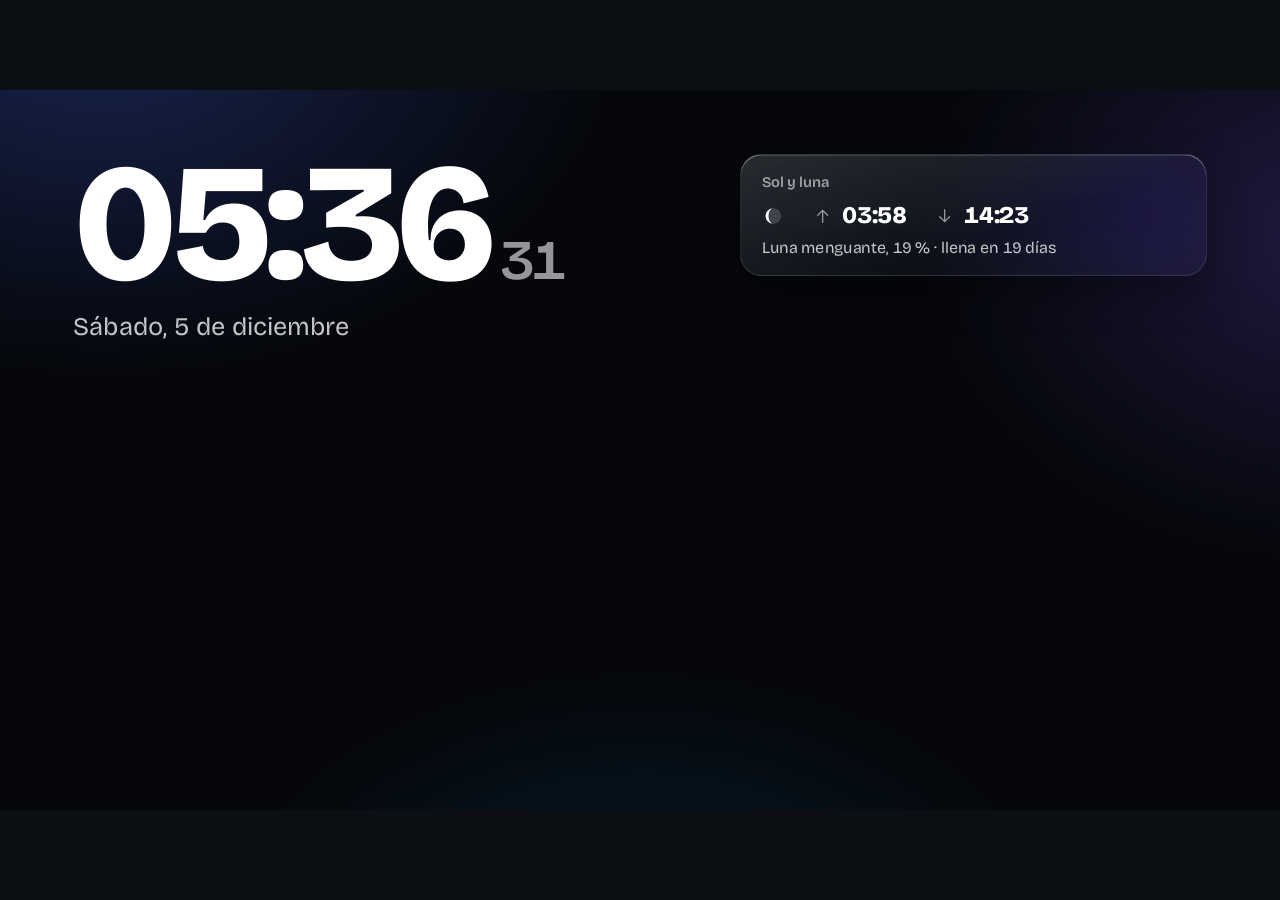
<file: launcher/sueno.html>
<!doctype html>
<html lang="es">
<head>
<meta charset="utf-8">
<meta name="viewport" content="width=device-width, initial-scale=1, minimum-scale=1, maximum-scale=1, user-scalable=no">
<title>Salvapantallas</title>
<link rel="stylesheet" href="css/home.css">
<link rel="stylesheet" href="css/tema-liquido.css">
<style>
  body { cursor: none; }
  /* Fondo: los mismos tonos de la pantalla de inicio, quietos y más apagados (horas encendido sin marcar). */
  .sueno-fondo { position: absolute; inset: 0; pointer-events: none;
    background:
      radial-gradient(1100px 760px at 8% -10%, rgba(64, 96, 220, .32), transparent 70%),
      radial-gradient(900px 700px at 105% 20%, rgba(123, 92, 255, .22), transparent 70%),
      radial-gradient(900px 600px at 50% 120%, rgba(0, 150, 220, .16), transparent 70%); }
  /* Todo el conjunto se desplaza unos píxeles cada minuto para no marcar la pantalla. */
  .sueno { position: absolute; inset: 0; padding: 96px 110px; display: grid; grid-template-columns: 1fr 700px; gap: 56px;
    transition: transform 6s ease-in-out, opacity 1.2s; opacity: 0; }
  .sueno.ver { opacity: 1; }
  .izq { display: flex; flex-direction: column; min-width: 0; }
  .reloj { display: flex; align-items: baseline; gap: 14px; line-height: .85; }
  .reloj .hm { font-size: 250px; font-weight: 800; letter-spacing: -.055em; }
  .reloj .ss { font-size: 84px; font-weight: 600; letter-spacing: -.03em; color: var(--texto-3); min-width: 110px; }
  .s-fecha { font-size: 38px; color: var(--texto-2); margin-top: 24px; }
  .s-fecha::first-letter { text-transform: uppercase; }
  .s-tiempo { margin-top: auto; padding: 30px 34px; display: flex; align-items: center; gap: 26px; }
  .s-tiempo .icono { width: 74px; height: 74px; stroke-width: 1.5; flex: none; }
  .s-tiempo .temp { font-size: 72px; font-weight: 800; letter-spacing: -.04em; line-height: 1; }
  .s-tiempo .lugar { font-size: 24px; color: var(--texto-2); margin-top: 6px; white-space: nowrap; overflow: hidden; text-overflow: ellipsis; }
  .s-horas { list-style: none; display: flex; gap: 26px; margin-left: auto; }
  .s-horas li { text-align: center; }
  .s-horas .h { font-size: 20px; color: var(--texto-3); }
  .s-horas svg { width: 32px; height: 32px; margin: 4px auto 2px; display: block; }
  .s-horas .t { font-size: 26px; font-weight: 600; }
  .der { display: flex; flex-direction: column; gap: 28px; min-width: 0; }
  .der .cristal { padding: 28px 32px; }
  .s-titulo { font-size: 22px; font-weight: 600; color: var(--texto-3); margin-bottom: 16px; }
  .s-canales { list-style: none; display: flex; flex-direction: column; gap: 20px; }
  .s-canales li { display: grid; grid-template-columns: 96px minmax(0, 1fr); align-items: center; gap: 20px; }
  .s-canales img { height: 38px; max-width: 96px; object-fit: contain; object-position: left center; }
  .s-canales .nom { font-size: 22px; font-weight: 600; color: var(--texto-2); }
  .s-canales p { font-size: 28px; font-weight: 600; white-space: nowrap; overflow: hidden; text-overflow: ellipsis; }
  .s-canales .barra { margin-top: 8px; }
  .s-lista { list-style: none; display: flex; flex-direction: column; gap: 14px; }
  .s-lista li { display: flex; align-items: baseline; gap: 16px; font-size: 26px; min-width: 0; }
  .s-lista b { font-weight: 800; flex: none; }
  .s-lista span { color: var(--texto-2); white-space: nowrap; overflow: hidden; text-overflow: ellipsis; }
  .s-sol { display: flex; gap: 40px; }
  .s-sol p { display: flex; align-items: center; gap: 12px; font-size: 36px; font-weight: 800; letter-spacing: -.02em; }
  .s-sol svg { width: 34px; height: 34px; color: var(--texto-3); }
  .s-sol + .s-sol { margin-top: 14px; }
  .s-sol p:first-child svg { color: var(--ambar); }
  .s-luna .disco { stroke: none; width: 34px; height: 34px; }
  .s-fase { font-size: 24px; color: var(--texto-2); margin-top: 12px; }
  [hidden] { display: none !important; }
</style>
</head>
<body>
<svg width="0" height="0" style="position:absolute" aria-hidden="true">
  <defs>
    <symbol id="i-sol" viewBox="0 0 32 32"><circle cx="16" cy="16" r="6"/><path d="M16 3v4M16 25v4M3 16h4M25 16h4M6.8 6.8l2.8 2.8M22.4 22.4l2.8 2.8M6.8 25.2l2.8-2.8M22.4 9.6l2.8-2.8"/></symbol>
    <symbol id="i-luna" viewBox="0 0 32 32"><path d="M21.5 22.5A9.5 9.5 0 0 1 13 7.2a9.5 9.5 0 1 0 12.3 12.6 9.4 9.4 0 0 1-3.8 2.7Z"/></symbol>
    <symbol id="i-sol-nube" viewBox="0 0 32 32"><path d="M12 5v2.5M5 12h2.5M7 7l1.8 1.8M17 7l-1.8 1.8"/><path d="M8.6 15.4A4.5 4.5 0 1 1 16.4 10"/><path d="M11 26h13a5 5 0 0 0 .6-10 7 7 0 0 0-13.2 1.6A4.2 4.2 0 0 0 11 26Z"/></symbol>
    <symbol id="i-luna-nube" viewBox="0 0 32 32"><path d="M15.5 9.4A5.5 5.5 0 0 1 9 4.5a6 6 0 0 0 .4 11.2"/><path d="M11 26h13a5 5 0 0 0 .6-10 7 7 0 0 0-13.2 1.6A4.2 4.2 0 0 0 11 26Z"/></symbol>
    <symbol id="i-nube" viewBox="0 0 32 32"><path d="M9 24h15a5.5 5.5 0 0 0 .7-11 8 8 0 0 0-15.1 1.8A4.6 4.6 0 0 0 9 24Z"/></symbol>
    <symbol id="i-niebla" viewBox="0 0 32 32"><path d="M9 17h15a5 5 0 0 0 .6-10 7.5 7.5 0 0 0-14.2 1.6A4.2 4.2 0 0 0 9 17Z"/><path d="M5 22h18M9 27h18"/></symbol>
    <symbol id="i-llovizna" viewBox="0 0 32 32"><path d="M9 19h15a5 5 0 0 0 .6-10 7.5 7.5 0 0 0-14.2 1.6A4.2 4.2 0 0 0 9 19Z"/><path d="M11 23v1.5M16 25v1.5M21 23v1.5"/></symbol>
    <symbol id="i-lluvia" viewBox="0 0 32 32"><path d="M9 18h15a5 5 0 0 0 .6-10 7.5 7.5 0 0 0-14.2 1.6A4.2 4.2 0 0 0 9 18Z"/><path d="M11 22l-1.5 4M16.5 22 15 26M22 22l-1.5 4"/></symbol>
    <symbol id="i-nieve" viewBox="0 0 32 32"><path d="M9 18h15a5 5 0 0 0 .6-10 7.5 7.5 0 0 0-14.2 1.6A4.2 4.2 0 0 0 9 18Z"/><path d="M11 22.5h.01M16 25.5h.01M21 22.5h.01M13.5 28h.01M18.5 28h.01" stroke-width="3"/></symbol>
    <symbol id="i-tormenta" viewBox="0 0 32 32"><path d="M9 18h15a5 5 0 0 0 .6-10 7.5 7.5 0 0 0-14.2 1.6A4.2 4.2 0 0 0 9 18Z"/><path d="m17 20-3.5 5h4l-2.5 4.5"/></symbol>
    <symbol id="i-sube" viewBox="0 0 32 32"><path d="M16 25V8M9 15l7-7 7 7"/></symbol>
    <symbol id="i-baja" viewBox="0 0 32 32"><path d="M16 7v17M9 17l7 7 7-7"/></symbol>
    <symbol id="i-amanece" viewBox="0 0 32 32"><path d="M8 22a8 8 0 0 1 16 0M4 26h24M16 5v6M12.5 8.5 16 5l3.5 3.5"/></symbol>
    <symbol id="i-anochece" viewBox="0 0 32 32"><path d="M8 22a8 8 0 0 1 16 0M4 26h24M16 5v6M12.5 7.5 16 11l3.5-3.5"/></symbol>
  </defs>
</svg>

<div class="stage" id="stage">
  <div class="sueno-fondo" aria-hidden="true"></div>
  <div class="sueno" id="sueno">
    <section class="izq">
      <p class="reloj"><span class="hm" id="hm">--:--</span><span class="ss" id="ss">00</span></p>
      <p class="s-fecha" id="fecha"></p>
      <div class="s-tiempo cristal" id="tiempo" hidden>
        <svg class="icono"><use id="t-icono" href="#i-nube"/></svg>
        <div>
          <p class="temp" id="t-temp"></p>
          <p class="lugar" id="t-lugar"></p>
        </div>
        <ol class="s-horas" id="t-horas"></ol>
      </div>
    </section>
    <section class="der">
      <div class="cristal" id="caja-canales" hidden>
        <h2 class="s-titulo">Ahora en tus canales</h2>
        <ul class="s-canales" id="canales"></ul>
      </div>
      <div class="cristal" id="caja-avisos" hidden>
        <h2 class="s-titulo">Te aviso</h2>
        <ul class="s-lista" id="avisos"></ul>
      </div>
      <div class="cristal" id="caja-sol">
        <h2 class="s-titulo">Sol y luna</h2>
        <div class="s-sol" id="fila-sol" hidden>
          <p><svg><use href="#i-sol"/></svg></p>
          <p><svg><use href="#i-amanece"/></svg><span id="sale"></span></p>
          <p><svg><use href="#i-anochece"/></svg><span id="pone"></span></p>
        </div>
        <div class="s-sol s-luna">
          <p><svg class="disco" viewBox="0 0 32 32"><circle cx="16" cy="16" r="11" class="luna-fondo"/><path id="luna-luz" class="luna-luz" d=""/></svg></p>
          <p><svg><use href="#i-sube"/></svg><span id="l-sale">--:--</span></p>
          <p><svg><use href="#i-baja"/></svg><span id="l-pone">--:--</span></p>
        </div>
        <p class="s-fase" id="fase"></p>
      </div>
    </section>
  </div>
</div>
<script src="js/puente.js"></script>
<script src="js/luna.js"></script>
<script src="js/sueno.js"></script>
</body>
</html>
</file>
<file: launcher/css/home.css>
/* Pantalla de inicio de la Mi Box: fondo oscuro liso, fila de apps, segunda fila con el contenido de la app
   enfocada (guía de TV o lo último visto) y tarjetas de cristal con el tiempo, el sol y la caja.
   Lienzo fijo de 1920×1080 escalado a la ventana (en la caja el WebView mide 960×540 en px CSS). */


:root {
  --fondo: #0B0E13;
  --texto: #FFFFFF;
  --texto-2: rgba(255, 255, 255, .76);
  --texto-3: rgba(255, 255, 255, .58);
  --cristal: rgba(255, 255, 255, .07);
  --cristal-borde: rgba(255, 255, 255, .13);
  --cristal-brillo: rgba(255, 255, 255, .24);
  --anillo: 0 0 0 3px rgba(255, 255, 255, .92);
  --verde: #5BE07A;
  --ambar: #FFC94D;
  --rojo: #FF6B6B;
  --ease: cubic-bezier(.2, .9, .25, 1);
  --radio: 26px;
  --margen: 96px;
}

* { box-sizing: border-box; margin: 0; padding: 0; }
html, body { height: 100%; width: 100%; overflow: hidden; }
body {
  background: var(--fondo);
  color: var(--texto);
  font-family: 'Bricolage Grotesque', system-ui, sans-serif;
  font-variant-numeric: tabular-nums;
  overflow: hidden;
  -webkit-font-smoothing: antialiased;
}
::selection { background: rgba(255, 255, 255, .3); }
svg { fill: none; stroke: currentColor; stroke-width: 1.75; stroke-linecap: round; stroke-linejoin: round; }

/* Lienzo */
.stage {
  position: absolute; left: 0; top: 0;
  width: 1920px; height: 1080px;
  transform-origin: 0 0;
  overflow: hidden;
  background: var(--fondo);
}
/* Luz ambiente: un resplandor muy tenue del color de la app enfocada, en lo alto. Dos capas que se cruzan. */
.ambiente {
  position: absolute; inset: 0;
  background: radial-gradient(1200px 640px at 22% -12%, var(--amb, transparent) 0%, transparent 72%);
  opacity: 0;
  transition: opacity .9s ease;
  pointer-events: none;
}
.ambiente.on { opacity: .30; }

/* Cristal */
.cristal {
  background: var(--cristal);
  -webkit-backdrop-filter: blur(28px) saturate(160%);
  backdrop-filter: blur(28px) saturate(160%);
  border: 1px solid var(--cristal-borde);
  border-top-color: var(--cristal-brillo);
  border-radius: var(--radio);
}

/* Cabecera */
.cab {
  position: absolute; left: var(--margen); right: var(--margen); top: 40px;
  display: flex; justify-content: space-between; align-items: flex-start;
}
.saludo { font-size: 40px; font-weight: 600; letter-spacing: -.02em; }
.fecha { font-size: 26px; color: var(--texto-2); margin-top: 4px; }
.fecha::first-letter { text-transform: uppercase; }
.cab-der { display: flex; align-items: center; gap: 34px; }
.tiempo-mini { display: flex; align-items: center; gap: 12px; font-size: 32px; font-weight: 500; color: var(--texto-2); }
.tiempo-mini svg { width: 38px; height: 38px; }
.hora { font-size: 60px; font-weight: 600; letter-spacing: -.03em; line-height: 1; }

/* Carriles horizontales (apps y contenido) */
.carril {
  list-style: none;
  display: flex; gap: 32px;
  padding: 0 var(--margen);
  transition: transform .45s var(--ease);
}
.carril > li { position: relative; flex: none; cursor: pointer; }

/* Fila de apps */
.fila-apps { position: absolute; left: 0; right: 0; top: 124px; height: 206px; overflow: hidden; padding-top: 26px; }
.tile {
  position: relative;
  width: 224px; height: 134px;
  border-radius: 22px;
  display: grid; place-items: center;
  overflow: hidden;
  box-shadow: 0 10px 24px rgba(0, 0, 0, .35);
  transition: transform .3s var(--ease), box-shadow .3s var(--ease);
}
.tile-app { background: var(--c); }
.tile-app::before {
  content: ''; position: absolute; inset: 0;
  background: linear-gradient(180deg, rgba(255, 255, 255, .2) 0%, rgba(255, 255, 255, 0) 48%, rgba(0, 0, 0, .14) 100%);
}
.tile-marca { position: relative; font-size: 32px; font-weight: 700; letter-spacing: -.02em; text-align: center; padding: 0 14px; line-height: 1.05; }
.tile img { width: 100%; height: 100%; object-fit: cover; }
.tile-cristal svg { width: 52px; height: 52px; }
/* Brillo que cruza la tarjeta al recibir el foco */
.tile::after, .tarjeta::after {
  content: ''; position: absolute; top: -20%; bottom: -20%; left: 0; width: 45%;
  background: linear-gradient(100deg, rgba(255, 255, 255, 0) 0%, rgba(255, 255, 255, .28) 50%, rgba(255, 255, 255, 0) 100%);
  transform: translateX(-160%) skewX(-12deg);
  pointer-events: none;
}
.foco > .tile, .tile.foco { transform: scale(1.14); box-shadow: 0 30px 50px rgba(0, 0, 0, .55), var(--anillo); z-index: 2; }
.foco > .tile::after, .tile.foco::after, .foco > .tarjeta::after { transition: transform .9s var(--ease); transform: translateX(330%) skewX(-12deg); }
.tile-nombre {
  position: absolute; left: 50%; top: 150px; transform: translateX(-50%);
  font-size: 24px; font-weight: 500; white-space: nowrap; color: var(--texto);
  opacity: 0; transition: opacity .2s;
}
.foco > .tile-nombre { opacity: 1; }
/* Arriba el nombre ya sale en grande en la segunda fila */
.fila-apps .tile-nombre { display: none; }
/* La app cuyo contenido se ve abajo, cuando el foco está en la segunda fila */
.elegida > .tile { box-shadow: 0 10px 24px rgba(0, 0, 0, .35), 0 0 0 2px rgba(255, 255, 255, .45); }

/* Tercera fila: el resto de apps, más pequeñas */
.fila-otras { position: absolute; left: 0; right: 0; top: 652px; height: 210px; overflow: hidden; padding-top: 22px; }
.fila-otras .carril { gap: 28px; }
.fila-otras .tile { width: 188px; height: 106px; border-radius: 18px; }
.fila-otras .tile-marca { font-size: 25px; }
.fila-otras .tile-cristal svg { width: 42px; height: 42px; }
.fila-otras .tile-nombre { top: 120px; font-size: 24px; }

/* Segunda fila: contenido de la app */
.contenido { position: absolute; left: 0; right: 0; top: 320px; }
.cont-cab { padding: 0 var(--margen); display: flex; align-items: baseline; gap: 22px; }
.cont-titulo { font-size: 36px; font-weight: 600; letter-spacing: -.02em; }
.cont-sub { font-size: 24px; color: var(--texto-3); }
.cont-ventana { height: 262px; overflow: hidden; padding-top: 18px; }
.contenido.cambia .cont-cab, .contenido.cambia .cont-ventana { animation: aparece .45s var(--ease); }
@keyframes aparece { from { opacity: 0; transform: translateY(14px); } }

.tarjeta {
  position: relative;
  width: 372px; height: 228px;
  padding: 20px 24px;
  display: flex; flex-direction: column;
  overflow: hidden;
  transition: transform .3s var(--ease), box-shadow .3s var(--ease), background-color .3s;
}
.foco > .tarjeta { transform: scale(1.06); box-shadow: 0 30px 50px rgba(0, 0, 0, .5), var(--anillo); background-color: rgba(255, 255, 255, .12); }
.t-canal { font-size: 24px; font-weight: 600; color: var(--texto-2); display: flex; align-items: center; gap: 12px; min-width: 0; }
.t-nombre { white-space: nowrap; overflow: hidden; text-overflow: ellipsis; }
.t-canal .vivo { color: var(--rojo); font-weight: 600; display: flex; align-items: center; gap: 8px; }
.t-canal .vivo::before { content: ''; width: 9px; height: 9px; border-radius: 50%; background: currentColor; }
.t-titulo {
  font-size: 28px; font-weight: 600; letter-spacing: -.015em; line-height: 1.2; margin-top: 8px;
  display: -webkit-box; -webkit-line-clamp: 2; -webkit-box-orient: vertical; overflow: hidden;
}
.t-hora { font-size: 23px; color: var(--texto-3); margin-top: 8px; }
.barra { height: 5px; border-radius: 3px; background: rgba(255, 255, 255, .16); margin-top: auto; overflow: hidden; }
.barra > i { display: block; height: 100%; background: #fff; border-radius: 3px; }
.t-despues { font-size: 23px; color: var(--texto-3); margin-top: 10px; white-space: nowrap; overflow: hidden; text-overflow: ellipsis; }
.t-despues b { color: var(--texto-2); font-weight: 500; }

/* Tarjeta de algo visto: franja de color de la app con el botón de seguir */
.t-portada {
  margin: -20px -24px 12px; height: 62px;
  background: linear-gradient(135deg, var(--c), color-mix(in srgb, var(--c) 45%, #000));
  display: flex; align-items: center; padding: 0 24px;
}
.t-portada svg { width: 34px; height: 34px; fill: #fff; stroke: none; }
.tarjeta-hist .t-titulo { margin-top: 0; font-size: 26px; }
.tarjeta-hist .t-hora { white-space: nowrap; overflow: hidden; text-overflow: ellipsis; }
.tarjeta-vacia { width: 760px; justify-content: center; }
.tarjeta-vacia .t-titulo { font-size: 28px; }
.tarjeta-vacia .t-hora { font-size: 22px; line-height: 1.4; }

/* Tarjetas de información */
.widgets {
  position: absolute; left: var(--margen); right: var(--margen); bottom: 40px;
  display: grid; grid-template-columns: 1.7fr 1fr 1fr; gap: 28px;
  height: 194px;
}
.widgets .cristal { padding: 20px 26px; display: flex; flex-direction: column; min-width: 0; }
.w-pie { font-size: 23px; color: var(--texto-2); margin-top: auto; }
.w-pie b { color: var(--texto); font-weight: 600; }
.w-cab { display: flex; align-items: center; gap: 16px; }
.w-icono-grande { width: 54px; height: 54px; stroke-width: 1.5; flex: none; }
.w-temp { font-size: 50px; font-weight: 600; letter-spacing: -.03em; line-height: 1; }
.w-sub { font-size: 22px; color: var(--texto-2); margin-top: 4px; white-space: nowrap; }
.horas { list-style: none; display: flex; gap: 26px; margin-left: auto; }
.horas li { text-align: center; }
.horas .h { font-size: 22px; color: var(--texto-3); }
.horas svg { width: 28px; height: 28px; margin: 3px auto 1px; display: block; }
.horas .t { font-size: 24px; font-weight: 600; }

.sol { display: flex; gap: 30px; }
.sol p { display: flex; align-items: center; gap: 10px; font-size: 32px; font-weight: 600; letter-spacing: -.02em; }
.sol svg { width: 30px; height: 30px; color: var(--texto-3); }
.franja { position: relative; height: 7px; margin: 16px 0 12px; background: rgba(255, 255, 255, .14); border-radius: 4px; }
.franja-luz { position: absolute; top: 0; bottom: 0; background: linear-gradient(90deg, #FFB347, #FFE08A, #FFB347); border-radius: 4px; }
.franja-ahora { position: absolute; top: -5px; width: 17px; height: 17px; margin-left: -8px; border-radius: 50%; background: #fff; box-shadow: 0 0 0 4px rgba(255, 255, 255, .22); }
.franja + .w-pie { margin-top: 0; }
.luna { display: flex; align-items: center; gap: 12px; font-size: 23px; color: var(--texto-2); margin-top: 10px; }
.luna-disco { width: 28px; height: 28px; stroke: none; flex: none; }
.luna-fondo { fill: rgba(255, 255, 255, .16); }
.luna-luz { fill: #fff; }

.caja { display: grid; grid-template-columns: 1fr 1fr; gap: 12px 24px; }
.caja dt { font-size: 22px; line-height: 1.2; color: var(--texto-3); }
.caja dd { font-size: 29px; line-height: 1.2; font-weight: 600; letter-spacing: -.02em; margin-top: 2px; white-space: nowrap; }
.caja dd small { font-size: 22px; font-weight: 400; color: var(--texto-2); letter-spacing: 0; }
.caja .ok { color: var(--verde); }
.caja .regular { color: var(--ambar); }
.caja .mal { color: var(--rojo); }

/* Hoja: todas las apps y ajustes */
.hoja { position: absolute; inset: 0; z-index: 10; background: rgba(5, 7, 10, .62); display: grid; place-items: center; }
.hoja[hidden] { display: none; }
.hoja-panel { width: 1580px; max-height: 900px; padding: 48px 56px 56px; background: rgba(28, 33, 42, .86); animation: sube .4s var(--ease); }
@keyframes sube { from { opacity: 0; transform: translateY(30px) scale(.98); } }
.hoja-titulo { font-size: 42px; font-weight: 700; letter-spacing: -.02em; margin-bottom: 36px; }
.hoja-rejilla { list-style: none; display: grid; grid-template-columns: repeat(5, 224px); gap: 40px 52px; justify-content: space-between; }
.hoja-rejilla .item { display: flex; flex-direction: column; align-items: center; gap: 14px; cursor: pointer; }
.hoja-rejilla .item-nombre { font-size: 24px; line-height: 1.2; text-align: center; color: var(--texto-2); transition: color .2s; }
/* El nombre de lo enfocado, por encima de la sombra de su propia tarjeta (que lo oscurecía) */
.hoja-rejilla .item.foco .item-nombre { position: relative; z-index: 3; transform: translateY(8px); transition: color .2s, transform .3s var(--ease); }
.hoja-rejilla .item.foco > .tile { box-shadow: 0 14px 26px rgba(0, 0, 0, .45), var(--anillo); }
.hoja-rejilla .item.foco .item-nombre { color: var(--texto); }

.muestra { position: absolute; right: 24px; top: 16px; font-size: 17px; color: var(--texto-3); padding: 3px 12px; border-radius: 999px; border: 1px solid var(--cristal-borde); }

@media (prefers-reduced-motion: reduce) {
  .tile, .tarjeta, .carril, .ambiente { transition: none; }
  .foco > .tile::after, .tile.foco::after, .foco > .tarjeta::after { transition: none; transform: translateX(-160%); }
  .contenido.cambia .cont-cab, .contenido.cambia .cont-ventana, .hoja-panel { animation: none; }
}

/* ---- Color de la app y manchas de fondo (las pinta tema-liquido.css) ---- */
/* Color de la app enfocada, animable al cambiar de app. */
@property --app { syntax: '<color>'; inherits: true; initial-value: #2B3340; }
.stage { --app: #2B3340; }
.manchas { position: absolute; inset: 0; overflow: hidden; pointer-events: none; display: none; }
.mancha { position: absolute; border-radius: 50%; }

/* Menú de una app */
.menu { position: absolute; inset: 0; z-index: 30; background: rgba(5, 7, 10, .55); display: grid; place-items: center; }
.menu[hidden] { display: none; }
.menu-panel { width: 620px; padding: 32px; background: rgba(28, 33, 42, .9); animation: sube .3s var(--ease); }
.menu-cab { display: flex; align-items: center; gap: 22px; margin-bottom: 22px; }
.menu-cab .tile { width: 160px; height: 96px; border-radius: 18px; flex: none; }
.menu-cab .tile-marca { font-size: 22px; }
.menu-nombre { font-size: 34px; font-weight: 800; letter-spacing: -.02em; }
.menu-lista { list-style: none; display: flex; flex-direction: column; gap: 4px; }
.menu-lista li {
  display: flex; align-items: center; gap: 18px;
  padding: 14px 18px; border-radius: 16px;
  font-size: 27px; font-weight: 600; color: var(--texto-2); cursor: pointer;
}
.menu-lista svg { width: 30px; height: 30px; flex: none; }
.menu-lista li.foco { background: #fff; color: #0B0E13; }

/* Aviso breve al pie */
.aviso {
  position: absolute; left: 50%; bottom: 250px; z-index: 40;
  transform: translate(-50%, 20px); opacity: 0;
  padding: 16px 30px; border-radius: 999px;
  font-size: 26px; font-weight: 600; white-space: nowrap;
  background: rgba(28, 33, 42, .92);
  transition: opacity .25s, transform .35s var(--ease);
  pointer-events: none;
}
.aviso.ver { opacity: 1; transform: translate(-50%, 0); }

/* Mover: la app cogida se eleva y lleva flechas a los lados */
.moviendo .foco > .tile { transform: scale(1.14) translateY(-8px); }
.moviendo .foco::before, .moviendo .foco::after {
  position: absolute; top: 50%; z-index: 3; transform: translateY(-50%);
  font-size: 34px; font-weight: 800; color: #fff; text-shadow: 0 2px 8px rgba(0, 0, 0, .6);
}
.moviendo .foco::before { content: '◀'; left: -34px; }
.moviendo .foco::after { content: '▶'; right: -34px; }
.moviendo .contenido, .moviendo .widgets { opacity: .35; transition: opacity .3s; }

/* Todas las apps: las que están en el inicio llevan un punto; las ocultas, apagadas */
.hoja-rejilla .item { position: relative; }
.hoja-rejilla .item.en-inicio .item-nombre::after { content: ''; display: inline-block; width: 9px; height: 9px; border-radius: 50%; background: var(--verde); margin-left: 10px; vertical-align: middle; }
.hoja-rejilla .item.oculta { opacity: .38; }
.hoja-rejilla .item.oculta.foco { opacity: .8; }

/* Ciudad del tiempo: nombre en la tarjeta y selector */
.w-lugar { font-size: 22px; font-weight: 600; color: var(--texto-2); margin-bottom: 2px; white-space: nowrap; overflow: hidden; text-overflow: ellipsis; max-width: 320px; }
.ciudad-panel { width: 820px; }
.ciudad-titulo { font-size: 38px; font-weight: 800; letter-spacing: -.02em; margin-bottom: 22px; }
.ciudad-buscar {
  display: flex; align-items: center; gap: 14px;
  padding: 0 22px; height: 72px; border-radius: 18px;
  background: rgba(255, 255, 255, .08); border: 2px solid rgba(255, 255, 255, .14);
  cursor: text;
}
.ciudad-buscar svg { width: 30px; height: 30px; color: var(--texto-3); flex: none; }
.ciudad-buscar input {
  flex: 1; min-width: 0; background: none; border: 0; outline: 0;
  font: 600 28px 'Bricolage Grotesque', system-ui, sans-serif; color: #fff; caret-color: #fff;
}
.ciudad-buscar input::placeholder { color: var(--texto-3); }
.ciudad-buscar.foco { border-color: #fff; background: rgba(255, 255, 255, .14); }
.ciudad-estado { font-size: 21px; color: var(--texto-3); margin: 14px 4px 6px; min-height: 26px; }
.ciudad-lista { max-height: 520px; overflow: hidden; }
.ciudad-lista li small { font-size: 21px; font-weight: 400; color: var(--texto-3); margin-left: auto; padding-left: 16px; white-space: nowrap; overflow: hidden; text-overflow: ellipsis; max-width: 380px; }
.ciudad-lista li.foco small { color: rgba(11, 14, 19, .6); }
.ciudad-lista li.actual span::after { content: ' · ahora'; font-weight: 400; opacity: .7; }

/* Logos de canal (PNG transparentes y claros) en las tarjetas de la guía y en el menú */
.t-logo { flex: none; height: 34px; width: auto; max-width: 96px; object-fit: contain; object-position: left center; }
.t-canal { align-items: center; min-height: 34px; }
.t-campana { width: 20px; height: 20px; vertical-align: -3px; margin-right: 6px; color: var(--ambar); }
.menu-logo { width: 160px; height: 96px; border-radius: 18px; flex: none; display: grid; place-items: center; background: rgba(255, 255, 255, .06); }
.menu-logo img { max-width: 120px; max-height: 64px; object-fit: contain; }
.menu-lista li small { font-size: 21px; font-weight: 400; color: var(--texto-3); margin-left: auto; padding-left: 16px; white-space: nowrap; overflow: hidden; text-overflow: ellipsis; max-width: 260px; }
.menu-lista li.foco small { color: rgba(11, 14, 19, .6); }
.menu-lista li span { white-space: nowrap; overflow: hidden; text-overflow: ellipsis; }

/* Tarjeta «En directo» de la primera fila */
.tile-directo svg { color: #FF6B6B; }

/* Abrir una app: capa del color de la app que crece desde la tarjeta hasta toda la pantalla */
.lanza {
  position: absolute; left: 0; top: 0; z-index: 60;
  width: 1920px; height: 1080px;
  transform-origin: 0 0;
  background: var(--c, #2B3340);
  border-radius: 22px;
  overflow: hidden;
  pointer-events: none;
}
.lanza[hidden] { display: none; }
.lanza img { width: 100%; height: 100%; object-fit: cover; transition: opacity .3s .12s; }
.lanza.va { transition: transform .42s cubic-bezier(.3, .9, .25, 1), border-radius .42s; border-radius: 0; }
.lanza.va img { opacity: 0; }
.lanza.sale { opacity: 0; transition: opacity .3s; }

/* Modo noche: velo oscuro fijo (barato: una capa quieta) */
.noche .stage::after {
  content: ''; position: absolute; inset: 0; z-index: 55;
  background: rgba(0, 0, 0, .34); pointer-events: none;
}

/* Menú más ancho para que quepan los programas de un canal */
.menu-panel { width: 820px; }
.menu-lista li span { flex: 1; min-width: 0; }
.menu-lista li small { flex: none; max-width: 300px; font-size: 22px; }

/* Icono + nombre corto en las tarjetas propias (En directo, Buscar, Todas, Ajustes) */
.tile-cristal { display: flex; flex-direction: column; align-items: center; justify-content: center; gap: 8px; }
.tile-cristal svg { width: 44px; height: 44px; stroke-width: 2; }
.tile-txt { font-size: 24px; font-weight: 600; color: var(--texto-2); }
.fila-otras .tile-cristal svg { width: 36px; height: 36px; }
.fila-otras .tile-txt { font-size: 22px; }
.foco > .tile-cristal .tile-txt { color: #fff; }
/* Ya llevan el nombre dentro: sin la etiqueta de debajo */
.fila-otras li:has(.tile-cristal) .tile-nombre { display: none; }

/* Píldora del temporizador junto a la hora */
.temporiza { display: flex; align-items: center; gap: 8px; font-size: 24px; font-weight: 600; color: var(--ambar); padding: 6px 16px; border-radius: 999px; background: rgba(255, 201, 77, .12); border: 1px solid rgba(255, 201, 77, .35); }
.temporiza[hidden] { display: none; }
.temporiza svg { width: 26px; height: 26px; }

/* «Seguir viendo»: nombre de la app en la franja de color */
.t-portada { gap: 12px; }
.t-app { font-size: 22px; font-weight: 700; color: #fff; text-shadow: 0 1px 4px rgba(0, 0, 0, .35); }
.tile-cristal svg[class] { stroke-width: 2; }

/* «Todas las apps» por páginas de 3 filas: la ventana recorta y la rejilla salta de página en página */
.hoja-ventana { height: 650px; overflow: hidden; margin: -16px -16px 0; padding: 16px; }
.hoja-rejilla { transition: transform .45s var(--ease); }
.hoja-pie { display: flex; align-items: baseline; gap: 32px; min-height: 34px; margin-top: 18px; }
.hoja-ayuda { flex: 1; font-size: 26px; color: var(--texto-2); }
.hoja-ayuda .punto { display: inline-block; width: 11px; height: 11px; border-radius: 50%; background: var(--verde); margin-right: 8px; vertical-align: middle; }
.hoja-pagina { text-align: right; font-size: 24px; color: var(--texto-3); white-space: nowrap; }

/* Usar el móvil: QR grande a la izquierda y los pasos a la derecha */
.qr-panel { width: 1120px; display: flex; gap: 48px; align-items: center; padding: 44px; }
.qr-codigo { width: 400px; height: 400px; flex: none; border-radius: 20px; overflow: hidden; background: rgba(255, 255, 255, .06); display: grid; place-items: center; }
.qr-codigo svg { width: 100%; height: 100%; display: block; }
.qr-pasos { margin: 6px 0 0; padding-left: 30px; font-size: 27px; line-height: 1.45; color: var(--texto-2); }
.qr-pasos li { margin: 8px 0; }
.qr-estado { margin-top: 22px; font-size: 24px; font-weight: 600; color: var(--texto); }
.qr-nota { margin-top: 10px; font-size: 21px; color: var(--texto-3); }

/* Luna: fase y, a la derecha, salida y puesta */
.luna-horas { margin-left: auto; display: flex; align-items: center; gap: 4px; font-weight: 600; color: var(--texto); white-space: nowrap; }
#luna-texto { min-width: 0; white-space: nowrap; overflow: hidden; text-overflow: ellipsis; }
.luna-horas svg { width: 22px; height: 22px; color: var(--texto-3); margin-left: 8px; }

/* Instalar app: lista de .apk de la caja (icono, nombre, versión · tamaño · dónde) y el progreso debajo */
.inst-panel { width: 1040px; }
.inst-lista { max-height: 540px; overflow: hidden; }
.inst-lista li { padding: 12px 18px; }
.inst-lista .inst-ic { width: 56px; height: 56px; flex: none; border-radius: 14px; display: grid; place-items: center; background: rgba(255, 255, 255, .08); overflow: hidden; }
.inst-lista .inst-ic img { width: 100%; height: 100%; object-fit: contain; display: block; }
.inst-lista .inst-ic svg { width: 30px; height: 30px; }
.inst-lista .inst-txt { display: flex; flex-direction: column; min-width: 0; flex: 1; }
.inst-lista .inst-txt b { font-weight: 600; white-space: nowrap; overflow: hidden; text-overflow: ellipsis; }
.inst-lista .inst-txt small { margin: 0; padding: 0; max-width: none; font-size: 22px; }
.inst-lista .inst-marca { flex: none; padding: 6px 14px; border-radius: 999px; font-size: 22px; font-weight: 600; background: rgba(255, 255, 255, .1); color: var(--texto-2); }
.inst-lista .inst-marca.nueva { background: rgba(91, 224, 122, .16); color: var(--verde); }
.inst-lista .inst-marca.vieja, .inst-lista .inst-marca.rota { background: rgba(255, 107, 107, .14); color: var(--rojo); }
.inst-lista li.foco .inst-marca { background: rgba(11, 14, 19, .1); color: #0B0E13; }
.inst-lista li.foco .inst-ic { background: rgba(11, 14, 19, .08); color: #0B0E13; }
.inst-lista li.rota { opacity: .55; }
.inst-vacia { padding: 10px 4px 4px; font-size: 24px; line-height: 1.45; color: var(--texto-2); }
.inst-vacia p + p { margin-top: 12px; }
.inst-vacia .inst-vacia-titulo { font-size: 28px; font-weight: 600; color: var(--texto); }
.inst-estado { margin-top: 22px; padding-top: 22px; border-top: 1px solid rgba(255, 255, 255, .12); display: flex; align-items: center; gap: 22px; flex-wrap: wrap; }
.inst-barra { flex: 1 0 100%; height: 8px; border-radius: 99px; background: rgba(255, 255, 255, .1); overflow: hidden; }
.inst-barra i { display: block; height: 100%; width: 100%; border-radius: inherit; background: #fff; transform-origin: left; transform: scaleX(var(--pct, 0)); transition: transform .4s var(--ease); }
/* Instalando no tiene porcentaje: un tramo que va y viene (solo transform). */
.inst-barra.sin-pct i { width: 30%; transform: none; animation: va-y-viene 1.3s ease-in-out infinite alternate; }
@keyframes va-y-viene { from { transform: translateX(0); } to { transform: translateX(233%); } }
.inst-estado.hecha .inst-barra, .inst-estado.error .inst-barra { display: none; }
.inst-texto { flex: 1; font-size: 26px; font-weight: 600; }
.inst-estado.hecha .inst-texto { color: var(--verde); }
.inst-estado.error .inst-texto { color: var(--rojo); font-weight: 400; font-size: 24px; }
.inst-abrir { display: flex; align-items: center; gap: 12px; padding: 12px 26px; border-radius: 16px; font-size: 26px; font-weight: 600; background: rgba(255, 255, 255, .1); cursor: pointer; }
.inst-abrir svg { width: 26px; height: 26px; }
.inst-abrir.foco { background: #fff; color: #0B0E13; }
.inst-abrir[hidden], .inst-vacia[hidden], .inst-estado[hidden] { display: none; }

/* Hora y género en una línea: si no cabe, se corta el género */
.tarjeta:not(.tarjeta-vacia) .t-hora { white-space: nowrap; overflow: hidden; text-overflow: ellipsis; }

/* Sin programación: texto secundario, no un titular repetido en cada tarjeta */
.t-sin { margin-top: auto; margin-bottom: auto; }

/* Abriendo una app: su nombre, cuando la capa ya ocupa la pantalla */
.lanza-txt { position: absolute; left: 0; right: 0; top: 50%; transform: translateY(-50%); text-align: center; font-size: 44px; font-weight: 600; letter-spacing: -.02em; color: #fff; text-shadow: 0 2px 12px rgba(0, 0, 0, .35); opacity: 0; }
.lanza.va .lanza-txt { opacity: 1; transition: opacity .3s .45s; }
</file>
<file: launcher/css/tema-liquido.css>
/* Estilo «Cristal líquido»: manchas de color lentas tras un cristal con reflejo en los bordes. */
@font-face { font-family: 'Bricolage Grotesque'; font-weight: 400; font-display: block; src: url('../fonts/bricolage-grotesque-400.woff2') format('woff2'); }
@font-face { font-family: 'Bricolage Grotesque'; font-weight: 600; font-display: block; src: url('../fonts/bricolage-grotesque-600.woff2') format('woff2'); }
@font-face { font-family: 'Bricolage Grotesque'; font-weight: 800; font-display: block; src: url('../fonts/bricolage-grotesque-800.woff2') format('woff2'); }

.stage { background: #05070B; font-family: 'Bricolage Grotesque', system-ui, sans-serif; }
.ambiente { display: none; }

/* Manchas: del color de la app, mezcladas con violeta y cian, derivando muy despacio */
.manchas { display: block; opacity: 0; transition: opacity .9s ease; will-change: opacity; }
.manchas.on { opacity: 1; }
.mancha { width: 1200px; height: 1200px; animation: deriva 28s ease-in-out infinite alternate; }
.m1 { left: -380px; top: -620px; opacity: .55; background: radial-gradient(circle, var(--app) 0%, transparent 62%); }
.m2 { right: -460px; top: -300px; opacity: .32; animation-duration: 36s; background: radial-gradient(circle, color-mix(in srgb, var(--app) 55%, #7B5CFF) 0%, transparent 62%); }
.m3 { left: 520px; bottom: -760px; opacity: .26; animation-duration: 44s; background: radial-gradient(circle, color-mix(in srgb, var(--app) 45%, #00C2FF) 0%, transparent 62%); }
@keyframes deriva { to { transform: translate(140px, 90px) scale(1.12); } }

/* Cristal con luz: degradado sutil, filo brillante arriba y sombra profunda */
.cristal {
  background: linear-gradient(160deg, rgba(255, 255, 255, .15), rgba(255, 255, 255, .04) 60%);
  -webkit-backdrop-filter: blur(44px) saturate(190%);
  backdrop-filter: blur(44px) saturate(190%);
  border: 1px solid rgba(255, 255, 255, .12);
  box-shadow: inset 0 1px 0 rgba(255, 255, 255, .5), inset 0 -1px 0 rgba(255, 255, 255, .06), 0 24px 60px rgba(0, 0, 0, .35);
  border-radius: 32px;
}

.saludo { font-size: 46px; font-weight: 800; letter-spacing: -.03em; }
.fecha { font-size: 26px; }
.hora { font-size: 92px; font-weight: 800; letter-spacing: -.05em; }
.tiempo-mini { font-weight: 600; }
.cont-titulo { font-size: 44px; font-weight: 800; letter-spacing: -.035em; }
.cont-sub { font-size: 25px; color: rgba(255, 255, 255, .7); }

.tile { border-radius: 30px; }
.tile-app { box-shadow: inset 0 1px 0 rgba(255, 255, 255, .55), inset 0 0 0 1px rgba(255, 255, 255, .12), 0 14px 34px rgba(0, 0, 0, .45); }
.tile-marca { font-weight: 800; letter-spacing: -.03em; }
.fila-otras .tile { border-radius: 24px; }
.foco > .tile, .tile.foco { box-shadow: 0 30px 60px rgba(0, 0, 0, .55), 0 0 0 3px #fff, 0 0 60px color-mix(in srgb, var(--app) 70%, transparent); }

.t-titulo { font-weight: 600; letter-spacing: -.02em; }
.foco > .tarjeta { background-color: rgba(255, 255, 255, .14); }
.w-temp, .sol p, .caja dd { font-weight: 800; letter-spacing: -.035em; }
.franja-luz { background: linear-gradient(90deg, color-mix(in srgb, var(--app) 40%, #FFB347), #FFE08A, #FFB347); }

/* En la caja (Amlogic de gama baja) el desenfoque real y las manchas animadas bajan a ~7 fps:
   cristal imitado con un velo opaco, fondo quieto y solo transform en las transiciones. */
.en-caja .cristal {
  -webkit-backdrop-filter: none; backdrop-filter: none;
  background: linear-gradient(160deg, rgba(255, 255, 255, .13), rgba(255, 255, 255, .05) 60%), rgba(12, 15, 22, .55);
}
.en-caja .mancha { animation: none; }
.en-caja .tile, .en-caja .tarjeta { transition: transform .25s var(--ease); }
.en-caja .tile-app { box-shadow: inset 0 1px 0 rgba(255, 255, 255, .5); }
.en-caja .cristal { box-shadow: inset 0 1px 0 rgba(255, 255, 255, .45); }
.en-caja .foco > .tile, .en-caja .tile.foco, .en-caja .foco > .tarjeta { box-shadow: 0 0 0 3px #fff, 0 12px 24px rgba(0, 0, 0, .5); }
/* Cada fila repinta solo lo suyo */
.en-caja .fila-apps, .en-caja .contenido, .en-caja .fila-otras, .en-caja .widgets, .en-caja .cab { contain: layout paint; }

@media (prefers-reduced-motion: reduce) { .mancha { animation: none; } .manchas { transition: none; } }

/* En la caja el cristal no desenfoca: los paneles que van encima de otros, opacos, para que no se mezclen */
.en-caja .menu { background: rgba(5, 7, 10, .78); }
.en-caja .menu-panel { background: #1B2029; }
.en-caja .hoja-panel { background: #171B23; }
</file>
